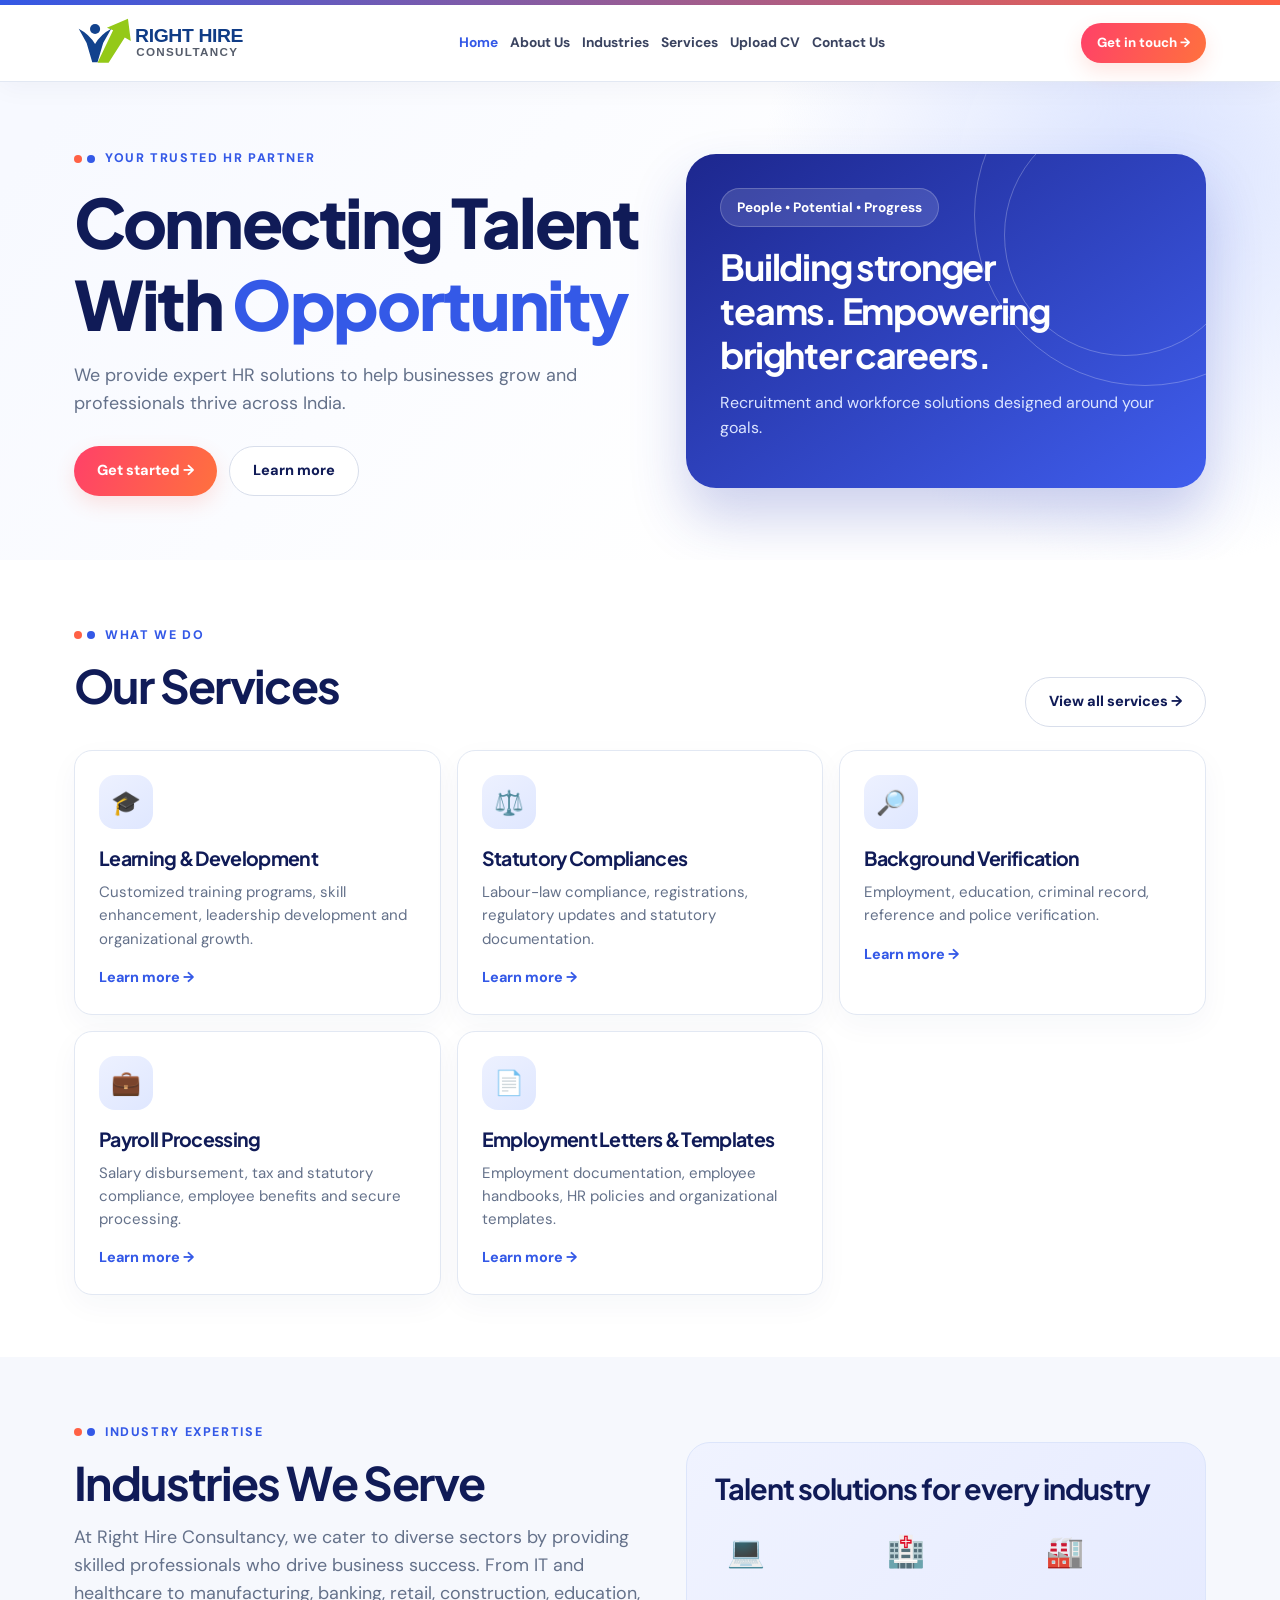
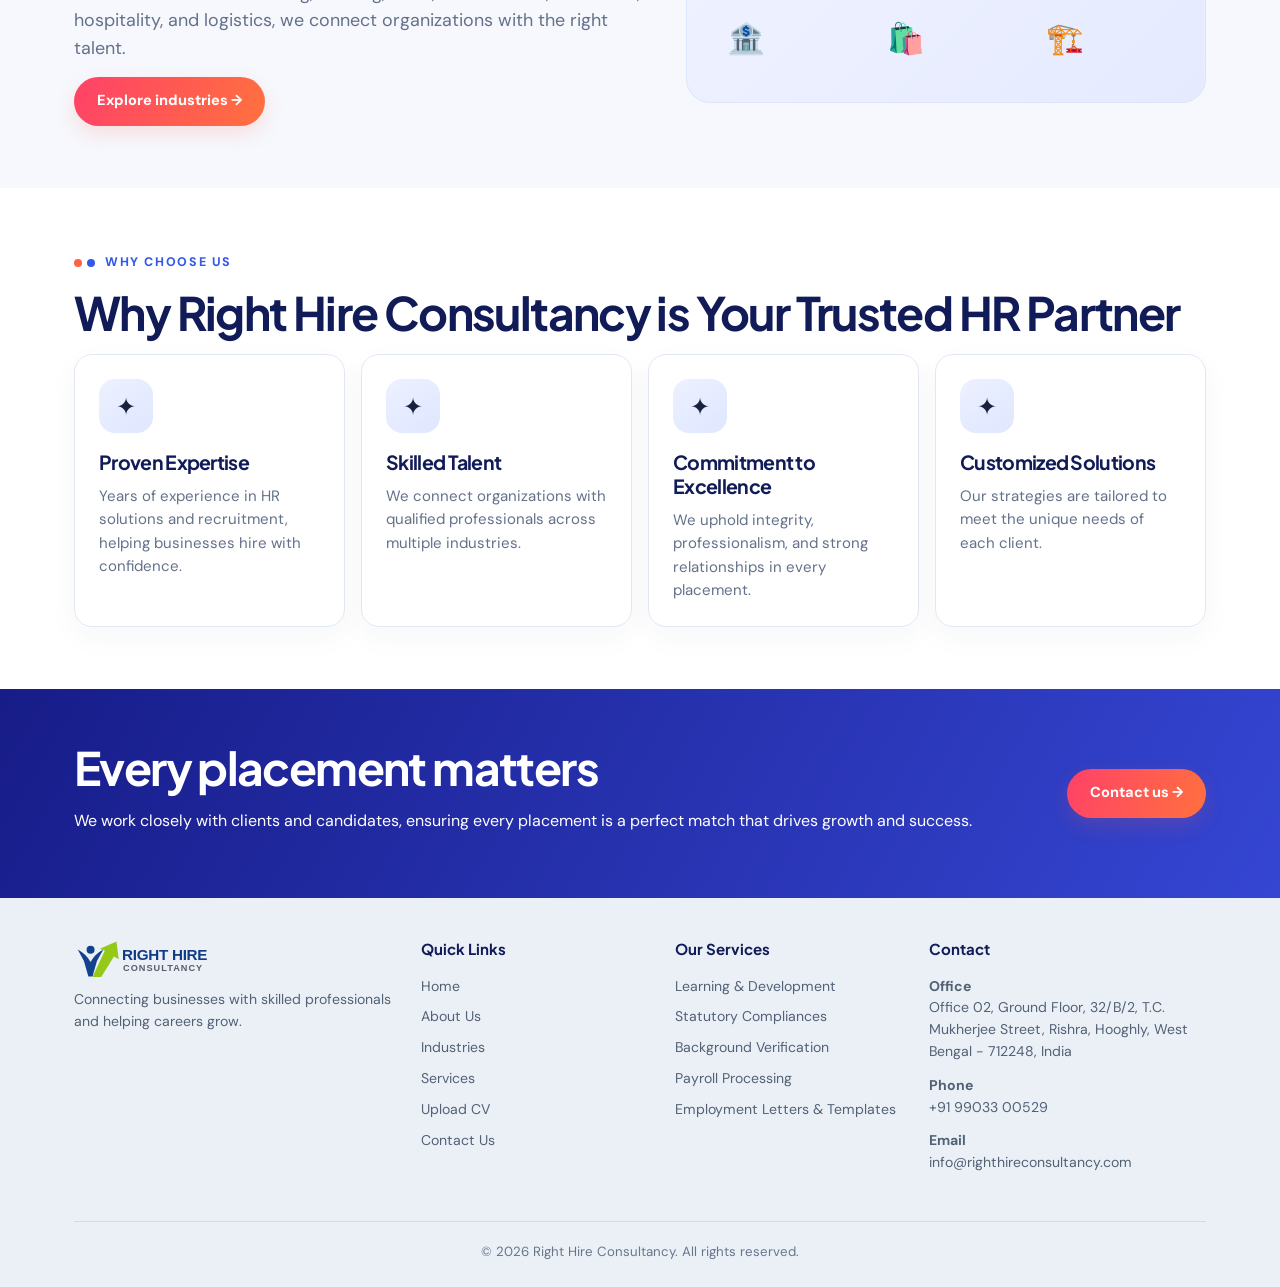
<file: index.html>
<!doctype html><html lang="en"><head><meta charset="utf-8"><meta name="viewport" content="width=device-width,initial-scale=1"><meta name="description" content="Right Hire Consultancy — HR solutions, recruitment, payroll, statutory compliance, learning and development and background verification."><title>Home | Right Hire Consultancy</title><link rel="icon" href="logo.png"><link rel="stylesheet" href="style.css"></head><body class="home-page"><a class="skip" href="#main">Skip to content</a><div class="topline"></div><header class="header"><div class="header-inner"><a class="brand" href="index.html"><img src="logo-header.svg" alt="Right Hire Consultancy"></a><button class="menu" aria-label="Toggle navigation" aria-expanded="false" aria-controls="nav">☰</button><nav class="nav" id="nav"><a href="index.html" class="active">Home</a><a href="about.html" class="">About Us</a><a href="industries.html" class="">Industries</a><a href="services.html" class="">Services</a><a href="upload-cv.html" class="">Upload CV</a><a href="contact.html" class="">Contact Us</a></nav><a class="btn" href="contact.html">Get in touch →</a></div></header><main id="main"><section class="hero"><div class="container hero-grid"><div><div class="eyebrow">Your trusted HR partner</div><h1>Connecting Talent With <span>Opportunity</span></h1><p class="lead">We provide expert HR solutions to help businesses grow and professionals thrive across India.</p><div class="actions"><a class="btn" href="contact.html">Get started →</a><a class="btn outline" href="about.html">Learn more</a></div></div><div class="hero-art"><div class="art-chip">People • Potential • Progress</div><h2>Building stronger teams. Empowering brighter careers.</h2><p>Recruitment and workforce solutions designed around your goals.</p></div></div></section><section class="section"><div class="container"><div class="section-head"><div><div class="eyebrow">What we do</div><h2>Our Services</h2></div><a class="btn outline" href="services.html">View all services →</a></div><div class="grid three"><article class="card"><div class="symbol" aria-hidden="true">🎓</div><h3>Learning & Development</h3><p>Customized training programs, skill enhancement, leadership development and organizational growth.</p><a class="more" href="services.html#learning">Learn more →</a></article><article class="card"><div class="symbol" aria-hidden="true">⚖️</div><h3>Statutory Compliances</h3><p>Labour-law compliance, registrations, regulatory updates and statutory documentation.</p><a class="more" href="services.html#compliance">Learn more →</a></article><article class="card"><div class="symbol" aria-hidden="true">🔎</div><h3>Background Verification</h3><p>Employment, education, criminal record, reference and police verification.</p><a class="more" href="services.html#verification">Learn more →</a></article><article class="card"><div class="symbol" aria-hidden="true">💼</div><h3>Payroll Processing</h3><p>Salary disbursement, tax and statutory compliance, employee benefits and secure processing.</p><a class="more" href="services.html#payroll">Learn more →</a></article><article class="card"><div class="symbol" aria-hidden="true">📄</div><h3>Employment Letters & Templates</h3><p>Employment documentation, employee handbooks, HR policies and organizational templates.</p><a class="more" href="services.html#letters">Learn more →</a></article></div></div></section><section class="section soft"><div class="container split"><div><div class="eyebrow">Industry expertise</div><h2>Industries We Serve</h2><p class="lead">At Right Hire Consultancy, we cater to diverse sectors by providing skilled professionals who drive business success. From IT and healthcare to manufacturing, banking, retail, construction, education, hospitality, and logistics, we connect organizations with the right talent.</p><a class="btn" href="industries.html">Explore industries →</a></div><div class="highlight"><h3>Talent solutions for every industry</h3><div class="grid three"><div style="font-size:1.9rem;padding:12px" title="Information Technology (IT)">💻</div><div style="font-size:1.9rem;padding:12px" title="Healthcare">🏥</div><div style="font-size:1.9rem;padding:12px" title="Manufacturing & Production">🏭</div><div style="font-size:1.9rem;padding:12px" title="Banking & Finance">🏦</div><div style="font-size:1.9rem;padding:12px" title="Retail & E-Commerce">🛍️</div><div style="font-size:1.9rem;padding:12px" title="Construction & Infrastructure">🏗️</div></div></div></div></section><section class="section"><div class="container"><div class="eyebrow">Why choose us</div><h2>Why Right Hire Consultancy is Your Trusted HR Partner</h2><div class="grid four"><article class="card"><div class="symbol" aria-hidden="true">✦</div><h3>Proven Expertise</h3><p>Years of experience in HR solutions and recruitment, helping businesses hire with confidence.</p></article><article class="card"><div class="symbol" aria-hidden="true">✦</div><h3>Skilled Talent</h3><p>We connect organizations with qualified professionals across multiple industries.</p></article><article class="card"><div class="symbol" aria-hidden="true">✦</div><h3>Commitment to Excellence</h3><p>We uphold integrity, professionalism, and strong relationships in every placement.</p></article><article class="card"><div class="symbol" aria-hidden="true">✦</div><h3>Customized Solutions</h3><p>Our strategies are tailored to meet the unique needs of each client.</p></article></div></div></section><section class="band"><div class="container"><div><h2>Every placement matters</h2><p>We work closely with clients and candidates, ensuring every placement is a perfect match that drives growth and success.</p></div><a class="btn" href="contact.html">Contact us →</a></div></section></main><footer class="footer"><div class="container"><div class="footer-grid"><div><img src="logo-header.svg" alt="Right Hire Consultancy"><p>Connecting businesses with skilled professionals and helping careers grow.</p></div><div><h4>Quick Links</h4><a href="index.html">Home</a><a href="about.html">About Us</a><a href="industries.html">Industries</a><a href="services.html">Services</a><a href="upload-cv.html">Upload CV</a><a href="contact.html">Contact Us</a></div><div><h4>Our Services</h4><a href="services.html#learning">Learning & Development</a><a href="services.html#compliance">Statutory Compliances</a><a href="services.html#verification">Background Verification</a><a href="services.html#payroll">Payroll Processing</a><a href="services.html#letters">Employment Letters & Templates</a></div><div><h4>Contact</h4><p><strong>Office</strong><br>Office 02, Ground Floor, 32/B/2, T.C. Mukherjee Street, Rishra, Hooghly, West Bengal - 712248, India</p><p><strong>Phone</strong><br><a href="tel:+919903300529">+91 99033 00529</a></p><p><strong>Email</strong><br><a href="mailto:info@righthireconsultancy.com">info@righthireconsultancy.com</a></p></div></div><div class="copyright">© <span id="year"></span> Right Hire Consultancy. All rights reserved.</div></div></footer><script src="script.js" defer></script></body></html>
</file>
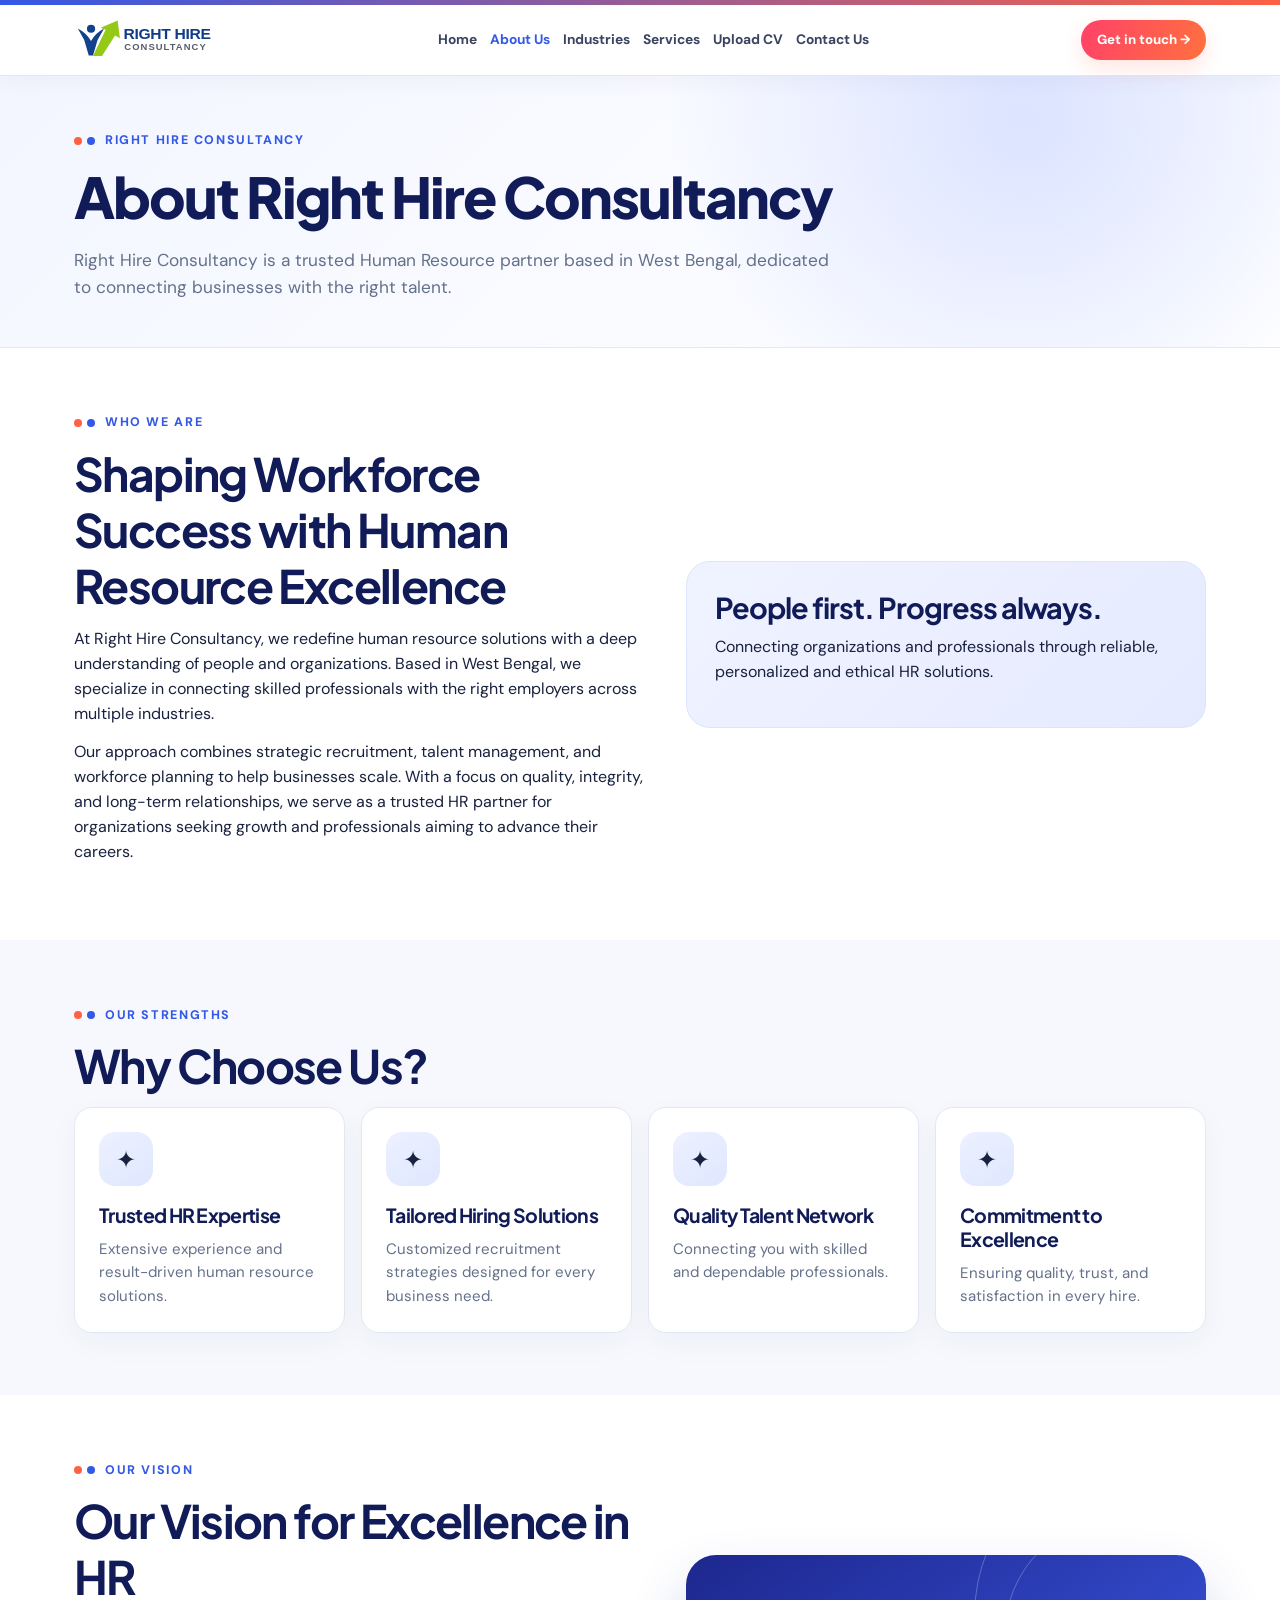
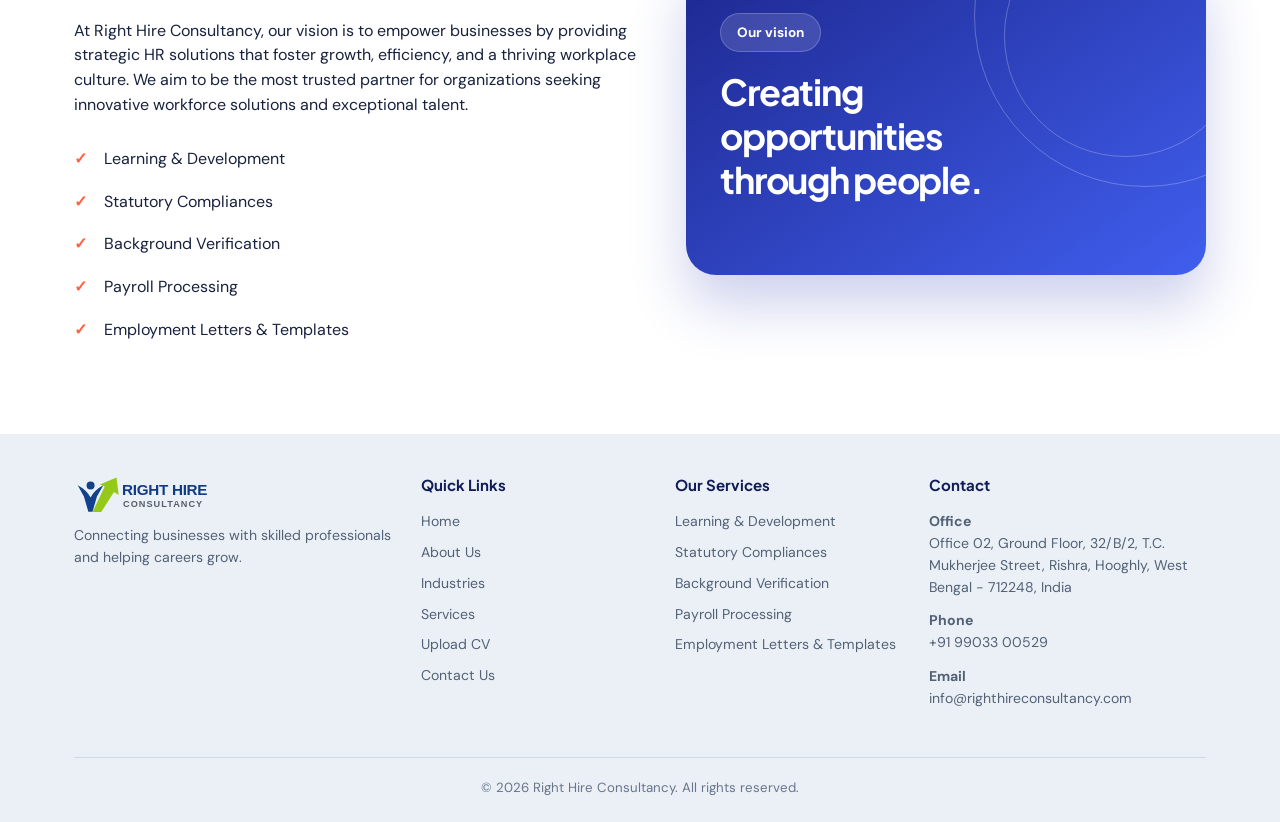
<file: about.html>
<!doctype html><html lang="en"><head><meta charset="utf-8"><meta name="viewport" content="width=device-width,initial-scale=1"><meta name="description" content="Right Hire Consultancy — HR solutions, recruitment, payroll, statutory compliance, learning and development and background verification."><title>About Us | Right Hire Consultancy</title><link rel="icon" href="logo.png"><link rel="stylesheet" href="style.css"></head><body><a class="skip" href="#main">Skip to content</a><div class="topline"></div><header class="header"><div class="header-inner"><a class="brand" href="index.html"><img src="logo-header.svg" alt="Right Hire Consultancy"></a><button class="menu" aria-label="Toggle navigation" aria-expanded="false" aria-controls="nav">☰</button><nav class="nav" id="nav"><a href="index.html" class="">Home</a><a href="about.html" class="active">About Us</a><a href="industries.html" class="">Industries</a><a href="services.html" class="">Services</a><a href="upload-cv.html" class="">Upload CV</a><a href="contact.html" class="">Contact Us</a></nav><a class="btn" href="contact.html">Get in touch →</a></div></header><main id="main"><section class="page-hero"><div class="container"><div class="eyebrow">Right Hire Consultancy</div><h1>About Right Hire Consultancy</h1><p>Right Hire Consultancy is a trusted Human Resource partner based in West Bengal, dedicated to connecting businesses with the right talent.</p></div></section><section class="section"><div class="container split"><div><div class="eyebrow">Who we are</div><h2>Shaping Workforce Success with Human Resource Excellence</h2><p>At Right Hire Consultancy, we redefine human resource solutions with a deep understanding of people and organizations. Based in West Bengal, we specialize in connecting skilled professionals with the right employers across multiple industries.</p><p>Our approach combines strategic recruitment, talent management, and workforce planning to help businesses scale. With a focus on quality, integrity, and long-term relationships, we serve as a trusted HR partner for organizations seeking growth and professionals aiming to advance their careers.</p></div><div class="highlight"><h3>People first. Progress always.</h3><p>Connecting organizations and professionals through reliable, personalized and ethical HR solutions.</p></div></div></section><section class="section soft"><div class="container"><div class="eyebrow">Our strengths</div><h2>Why Choose Us?</h2><div class="grid four"><article class="card"><div class="symbol" aria-hidden="true">✦</div><h3>Trusted HR Expertise</h3><p>Extensive experience and result-driven human resource solutions.</p></article><article class="card"><div class="symbol" aria-hidden="true">✦</div><h3>Tailored Hiring Solutions</h3><p>Customized recruitment strategies designed for every business need.</p></article><article class="card"><div class="symbol" aria-hidden="true">✦</div><h3>Quality Talent Network</h3><p>Connecting you with skilled and dependable professionals.</p></article><article class="card"><div class="symbol" aria-hidden="true">✦</div><h3>Commitment to Excellence</h3><p>Ensuring quality, trust, and satisfaction in every hire.</p></article></div></div></section><section class="section"><div class="container split"><div><div class="eyebrow">Our vision</div><h2>Our Vision for Excellence in HR</h2><p>At Right Hire Consultancy, our vision is to empower businesses by providing strategic HR solutions that foster growth, efficiency, and a thriving workplace culture. We aim to be the most trusted partner for organizations seeking innovative workforce solutions and exceptional talent.</p><ul class="list-check"><li>Learning & Development</li><li>Statutory Compliances</li><li>Background Verification</li><li>Payroll Processing</li><li>Employment Letters & Templates</li></ul></div><div class="hero-art"><div class="art-chip">Our vision</div><h2>Creating opportunities through people.</h2></div></div></section></main><footer class="footer"><div class="container"><div class="footer-grid"><div><img src="logo-header.svg" alt="Right Hire Consultancy"><p>Connecting businesses with skilled professionals and helping careers grow.</p></div><div><h4>Quick Links</h4><a href="index.html">Home</a><a href="about.html">About Us</a><a href="industries.html">Industries</a><a href="services.html">Services</a><a href="upload-cv.html">Upload CV</a><a href="contact.html">Contact Us</a></div><div><h4>Our Services</h4><a href="services.html#learning">Learning & Development</a><a href="services.html#compliance">Statutory Compliances</a><a href="services.html#verification">Background Verification</a><a href="services.html#payroll">Payroll Processing</a><a href="services.html#letters">Employment Letters & Templates</a></div><div><h4>Contact</h4><p><strong>Office</strong><br>Office 02, Ground Floor, 32/B/2, T.C. Mukherjee Street, Rishra, Hooghly, West Bengal - 712248, India</p><p><strong>Phone</strong><br><a href="tel:+919903300529">+91 99033 00529</a></p><p><strong>Email</strong><br><a href="mailto:info@righthireconsultancy.com">info@righthireconsultancy.com</a></p></div></div><div class="copyright">© <span id="year"></span> Right Hire Consultancy. All rights reserved.</div></div></footer><script src="script.js" defer></script></body></html>
</file>
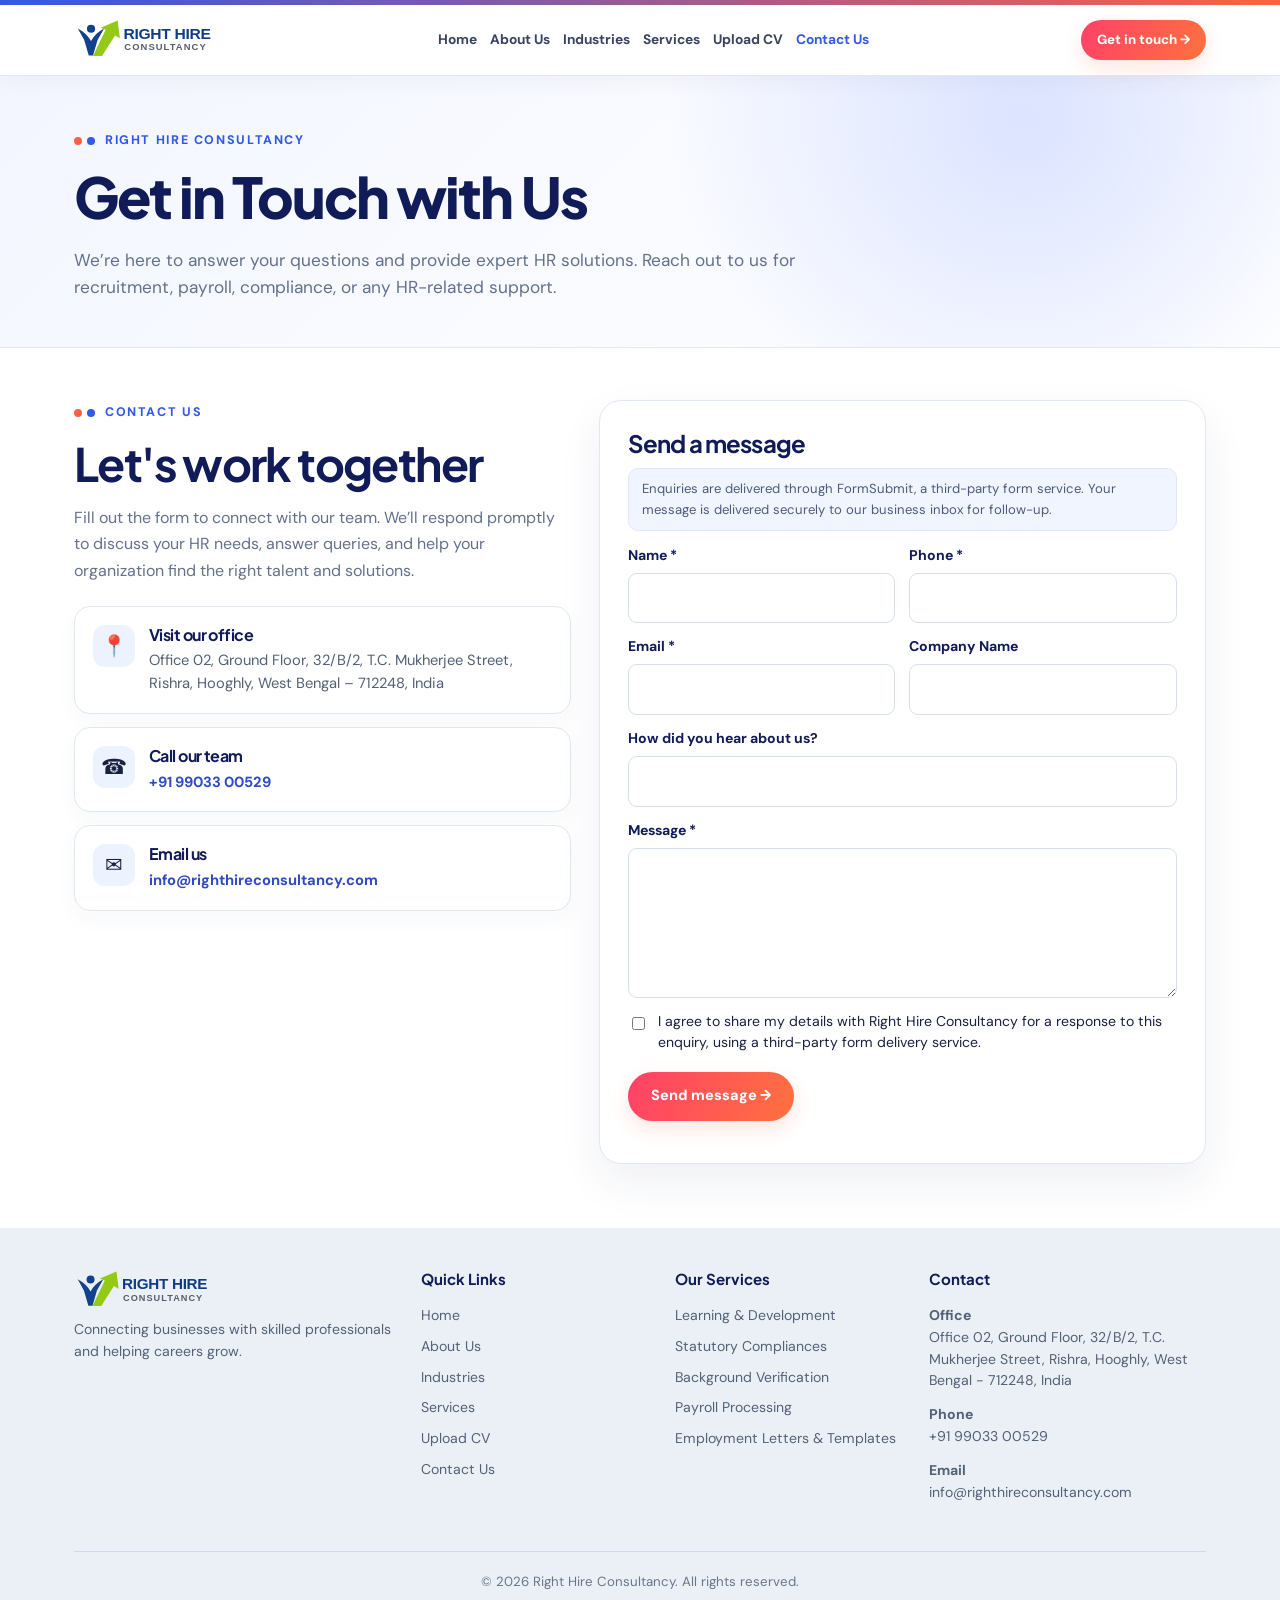
<file: contact.html>
<!doctype html><html lang="en"><head><meta charset="utf-8"><meta name="viewport" content="width=device-width,initial-scale=1"><meta name="description" content="Right Hire Consultancy — HR solutions, recruitment, payroll, statutory compliance, learning and development and background verification."><title>Contact Us | Right Hire Consultancy</title><link rel="icon" href="logo.png"><link rel="stylesheet" href="style.css"></head><body class="contact-page"><a class="skip" href="#main">Skip to content</a><div class="topline"></div><header class="header"><div class="header-inner"><a class="brand" href="index.html"><img src="logo-header.svg" alt="Right Hire Consultancy"></a><button class="menu" aria-label="Toggle navigation" aria-expanded="false" aria-controls="nav">☰</button><nav class="nav" id="nav"><a href="index.html" class="">Home</a><a href="about.html" class="">About Us</a><a href="industries.html" class="">Industries</a><a href="services.html" class="">Services</a><a href="upload-cv.html" class="">Upload CV</a><a href="contact.html" class="active">Contact Us</a></nav><a class="btn" href="contact.html">Get in touch →</a></div></header><main id="main"><section class="page-hero"><div class="container"><div class="eyebrow">Right Hire Consultancy</div><h1>Get in Touch with Us</h1><p>We’re here to answer your questions and provide expert HR solutions. Reach out to us for recruitment, payroll, compliance, or any HR-related support.</p></div></section><section class="section"><div class="container contact-layout"><div class="contact-intro"><div class="eyebrow">Contact us</div><h2>Let's work together</h2><p class="lead">Fill out the form to connect with our team. We’ll respond promptly to discuss your HR needs, answer queries, and help your organization find the right talent and solutions.</p><div class="contact-info"><div class="contact-detail"><span class="contact-detail-icon" aria-hidden="true">📍</span><div><h3>Visit our office</h3><p>Office 02, Ground Floor, 32/B/2, T.C. Mukherjee Street, Rishra, Hooghly, West Bengal – 712248, India</p></div></div><div class="contact-detail"><span class="contact-detail-icon" aria-hidden="true">☎</span><div><h3>Call our team</h3><p><a href="tel:+919903300529">+91 99033 00529</a></p></div></div><div class="contact-detail"><span class="contact-detail-icon" aria-hidden="true">✉</span><div><h3>Email us</h3><p><a href="mailto:info@righthireconsultancy.com">info@righthireconsultancy.com</a></p></div></div></div></div><div class="form"><h3>Send a message</h3><p class="notice">Enquiries are delivered through FormSubmit, a third-party form service. Your message is delivered securely to our business inbox for follow-up.</p><form id="contactForm" action="https://formsubmit.co/info@righthireconsultancy.com" method="POST"><input type="hidden" name="_subject" value="Right Hire Consultancy - New Contact Enquiry"><input type="hidden" name="_template" value="table"><input type="hidden" name="_url" value="https://righthireconsultancy.com/contact.html"><input type="text" name="_honey" tabindex="-1" autocomplete="off" style="display:none" aria-hidden="true"><div class="form-grid"><div class="field"><label for="name">Name *</label><input id="name" name="name" required autocomplete="name"></div><div class="field"><label for="phone">Phone *</label><input id="phone" name="phone" type="tel" required autocomplete="tel"></div><div class="field"><label for="email">Email *</label><input id="email" name="email" type="email" required autocomplete="email"></div><div class="field"><label for="company">Company Name</label><input id="company" name="company"></div></div><div class="field"><label for="heard">How did you hear about us?</label><input id="heard" name="source"></div><div class="field"><label for="message">Message *</label><textarea id="message" name="message" rows="5" required></textarea></div><label style="display:flex;align-items:flex-start;gap:10px;font-size:.88rem;margin-bottom:18px"><input type="checkbox" name="consent" value="yes" required style="margin-top:6px"> I agree to share my details with Right Hire Consultancy for a response to this enquiry, using a third-party form delivery service.</label><button class="btn" type="submit">Send message →</button><p class="form-status" role="status" aria-live="polite" style="margin-top:12px"></p></form></div></div></section></main><footer class="footer"><div class="container"><div class="footer-grid"><div><img src="logo-header.svg" alt="Right Hire Consultancy"><p>Connecting businesses with skilled professionals and helping careers grow.</p></div><div><h4>Quick Links</h4><a href="index.html">Home</a><a href="about.html">About Us</a><a href="industries.html">Industries</a><a href="services.html">Services</a><a href="upload-cv.html">Upload CV</a><a href="contact.html">Contact Us</a></div><div><h4>Our Services</h4><a href="services.html#learning">Learning & Development</a><a href="services.html#compliance">Statutory Compliances</a><a href="services.html#verification">Background Verification</a><a href="services.html#payroll">Payroll Processing</a><a href="services.html#letters">Employment Letters & Templates</a></div><div><h4>Contact</h4><p><strong>Office</strong><br>Office 02, Ground Floor, 32/B/2, T.C. Mukherjee Street, Rishra, Hooghly, West Bengal - 712248, India</p><p><strong>Phone</strong><br><a href="tel:+919903300529">+91 99033 00529</a></p><p><strong>Email</strong><br><a href="mailto:info@righthireconsultancy.com">info@righthireconsultancy.com</a></p></div></div><div class="copyright">© <span id="year"></span> Right Hire Consultancy. All rights reserved.</div></div></footer><script src="script.js" defer></script></body></html>
</file>
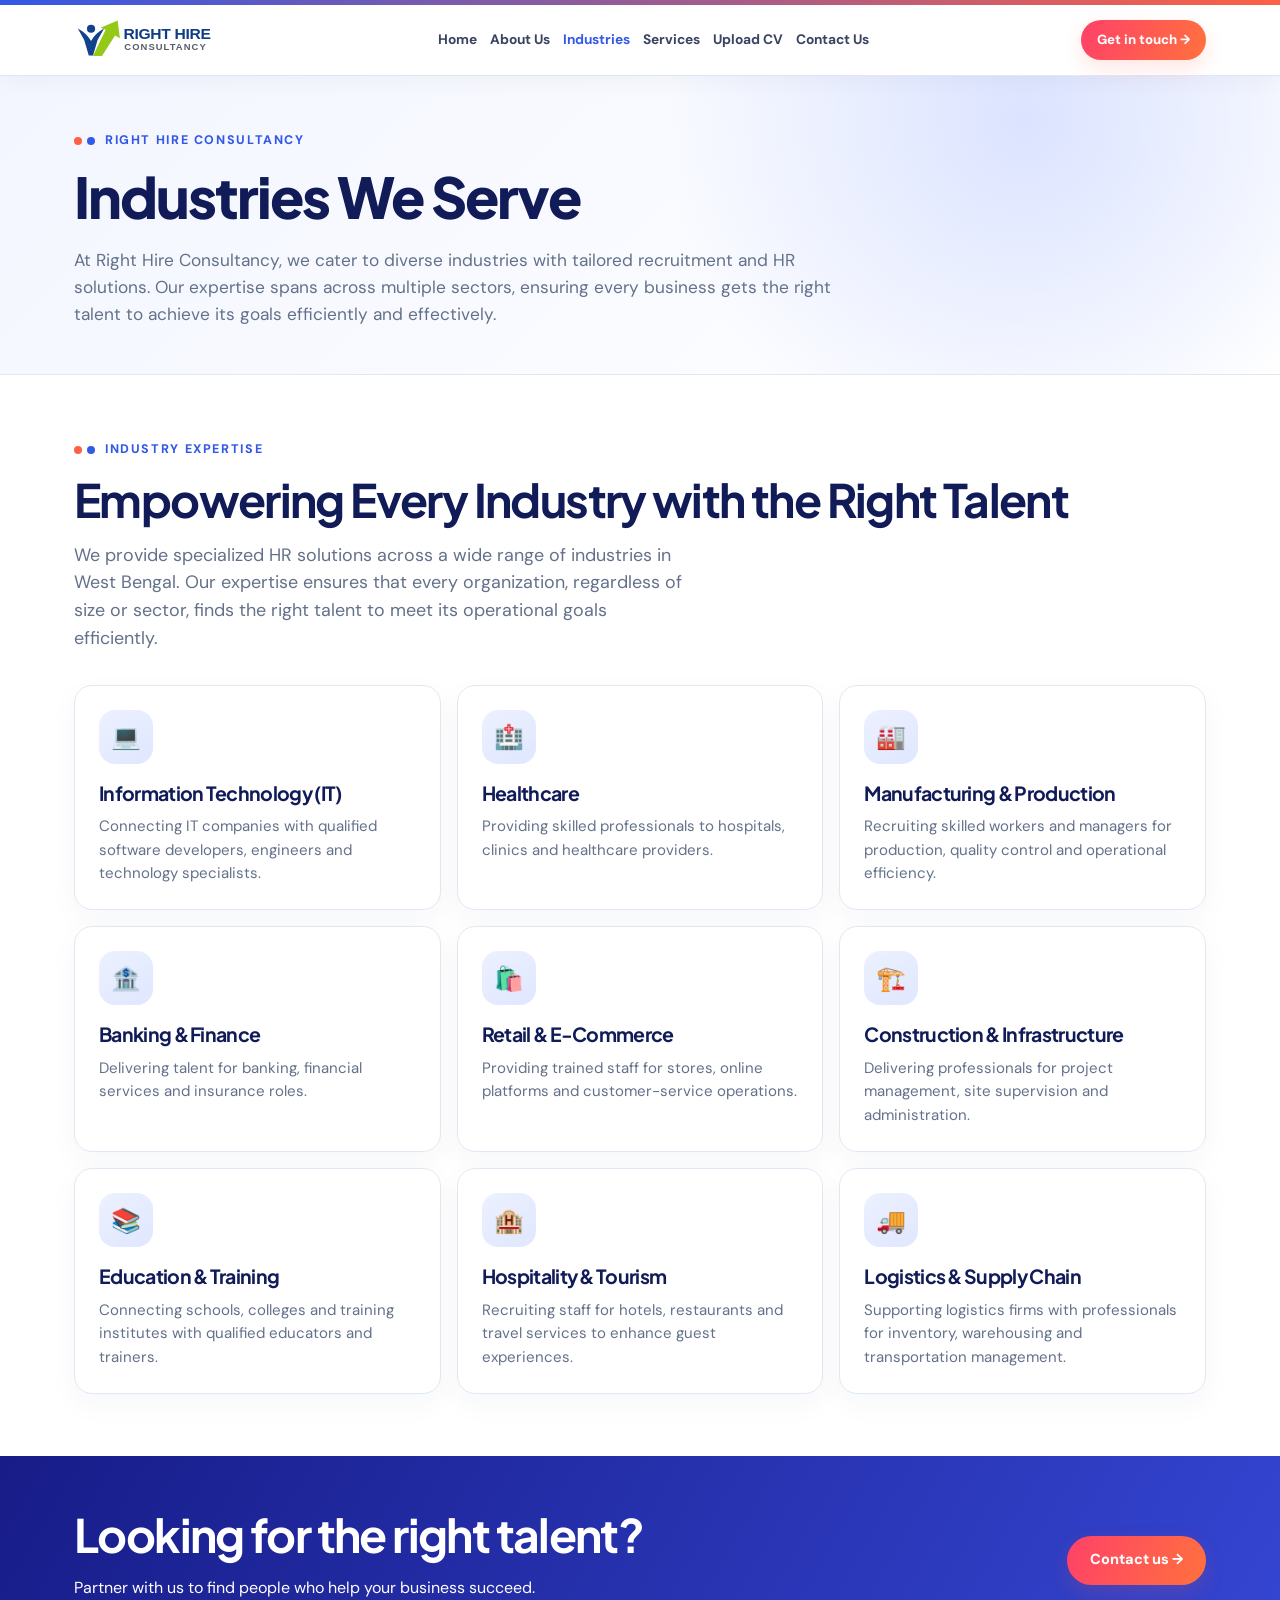
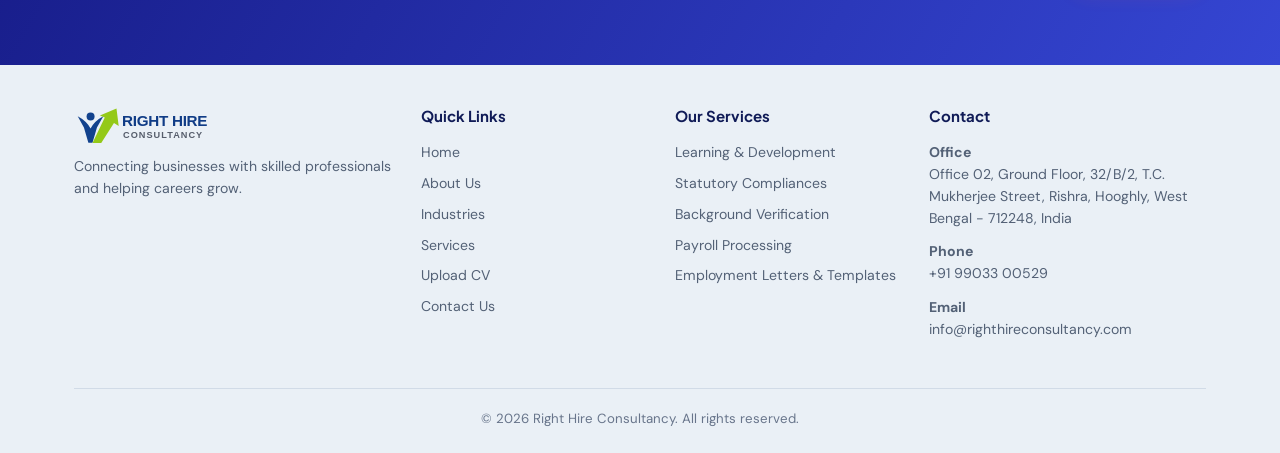
<file: industries.html>
<!doctype html><html lang="en"><head><meta charset="utf-8"><meta name="viewport" content="width=device-width,initial-scale=1"><meta name="description" content="Right Hire Consultancy — HR solutions, recruitment, payroll, statutory compliance, learning and development and background verification."><title>Industries | Right Hire Consultancy</title><link rel="icon" href="logo.png"><link rel="stylesheet" href="style.css"></head><body><a class="skip" href="#main">Skip to content</a><div class="topline"></div><header class="header"><div class="header-inner"><a class="brand" href="index.html"><img src="logo-header.svg" alt="Right Hire Consultancy"></a><button class="menu" aria-label="Toggle navigation" aria-expanded="false" aria-controls="nav">☰</button><nav class="nav" id="nav"><a href="index.html" class="">Home</a><a href="about.html" class="">About Us</a><a href="industries.html" class="active">Industries</a><a href="services.html" class="">Services</a><a href="upload-cv.html" class="">Upload CV</a><a href="contact.html" class="">Contact Us</a></nav><a class="btn" href="contact.html">Get in touch →</a></div></header><main id="main"><section class="page-hero"><div class="container"><div class="eyebrow">Right Hire Consultancy</div><h1>Industries We Serve</h1><p>At Right Hire Consultancy, we cater to diverse industries with tailored recruitment and HR solutions. Our expertise spans across multiple sectors, ensuring every business gets the right talent to achieve its goals efficiently and effectively.</p></div></section><section class="section"><div class="container"><div class="eyebrow">Industry expertise</div><h2>Empowering Every Industry with the Right Talent</h2><p class="lead">We provide specialized HR solutions across a wide range of industries in West Bengal. Our expertise ensures that every organization, regardless of size or sector, finds the right talent to meet its operational goals efficiently.</p><div class="grid three" style="margin-top:32px"><article class="card"><div class="symbol" aria-hidden="true">💻</div><h3>Information Technology (IT)</h3><p>Connecting IT companies with qualified software developers, engineers and technology specialists.</p></article><article class="card"><div class="symbol" aria-hidden="true">🏥</div><h3>Healthcare</h3><p>Providing skilled professionals to hospitals, clinics and healthcare providers.</p></article><article class="card"><div class="symbol" aria-hidden="true">🏭</div><h3>Manufacturing & Production</h3><p>Recruiting skilled workers and managers for production, quality control and operational efficiency.</p></article><article class="card"><div class="symbol" aria-hidden="true">🏦</div><h3>Banking & Finance</h3><p>Delivering talent for banking, financial services and insurance roles.</p></article><article class="card"><div class="symbol" aria-hidden="true">🛍️</div><h3>Retail & E-Commerce</h3><p>Providing trained staff for stores, online platforms and customer-service operations.</p></article><article class="card"><div class="symbol" aria-hidden="true">🏗️</div><h3>Construction & Infrastructure</h3><p>Delivering professionals for project management, site supervision and administration.</p></article><article class="card"><div class="symbol" aria-hidden="true">📚</div><h3>Education & Training</h3><p>Connecting schools, colleges and training institutes with qualified educators and trainers.</p></article><article class="card"><div class="symbol" aria-hidden="true">🏨</div><h3>Hospitality & Tourism</h3><p>Recruiting staff for hotels, restaurants and travel services to enhance guest experiences.</p></article><article class="card"><div class="symbol" aria-hidden="true">🚚</div><h3>Logistics & Supply Chain</h3><p>Supporting logistics firms with professionals for inventory, warehousing and transportation management.</p></article></div></div></section><section class="band"><div class="container"><div><h2>Looking for the right talent?</h2><p>Partner with us to find people who help your business succeed.</p></div><a class="btn" href="contact.html">Contact us →</a></div></section></main><footer class="footer"><div class="container"><div class="footer-grid"><div><img src="logo-header.svg" alt="Right Hire Consultancy"><p>Connecting businesses with skilled professionals and helping careers grow.</p></div><div><h4>Quick Links</h4><a href="index.html">Home</a><a href="about.html">About Us</a><a href="industries.html">Industries</a><a href="services.html">Services</a><a href="upload-cv.html">Upload CV</a><a href="contact.html">Contact Us</a></div><div><h4>Our Services</h4><a href="services.html#learning">Learning & Development</a><a href="services.html#compliance">Statutory Compliances</a><a href="services.html#verification">Background Verification</a><a href="services.html#payroll">Payroll Processing</a><a href="services.html#letters">Employment Letters & Templates</a></div><div><h4>Contact</h4><p><strong>Office</strong><br>Office 02, Ground Floor, 32/B/2, T.C. Mukherjee Street, Rishra, Hooghly, West Bengal - 712248, India</p><p><strong>Phone</strong><br><a href="tel:+919903300529">+91 99033 00529</a></p><p><strong>Email</strong><br><a href="mailto:info@righthireconsultancy.com">info@righthireconsultancy.com</a></p></div></div><div class="copyright">© <span id="year"></span> Right Hire Consultancy. All rights reserved.</div></div></footer><script src="script.js" defer></script></body></html>
</file>
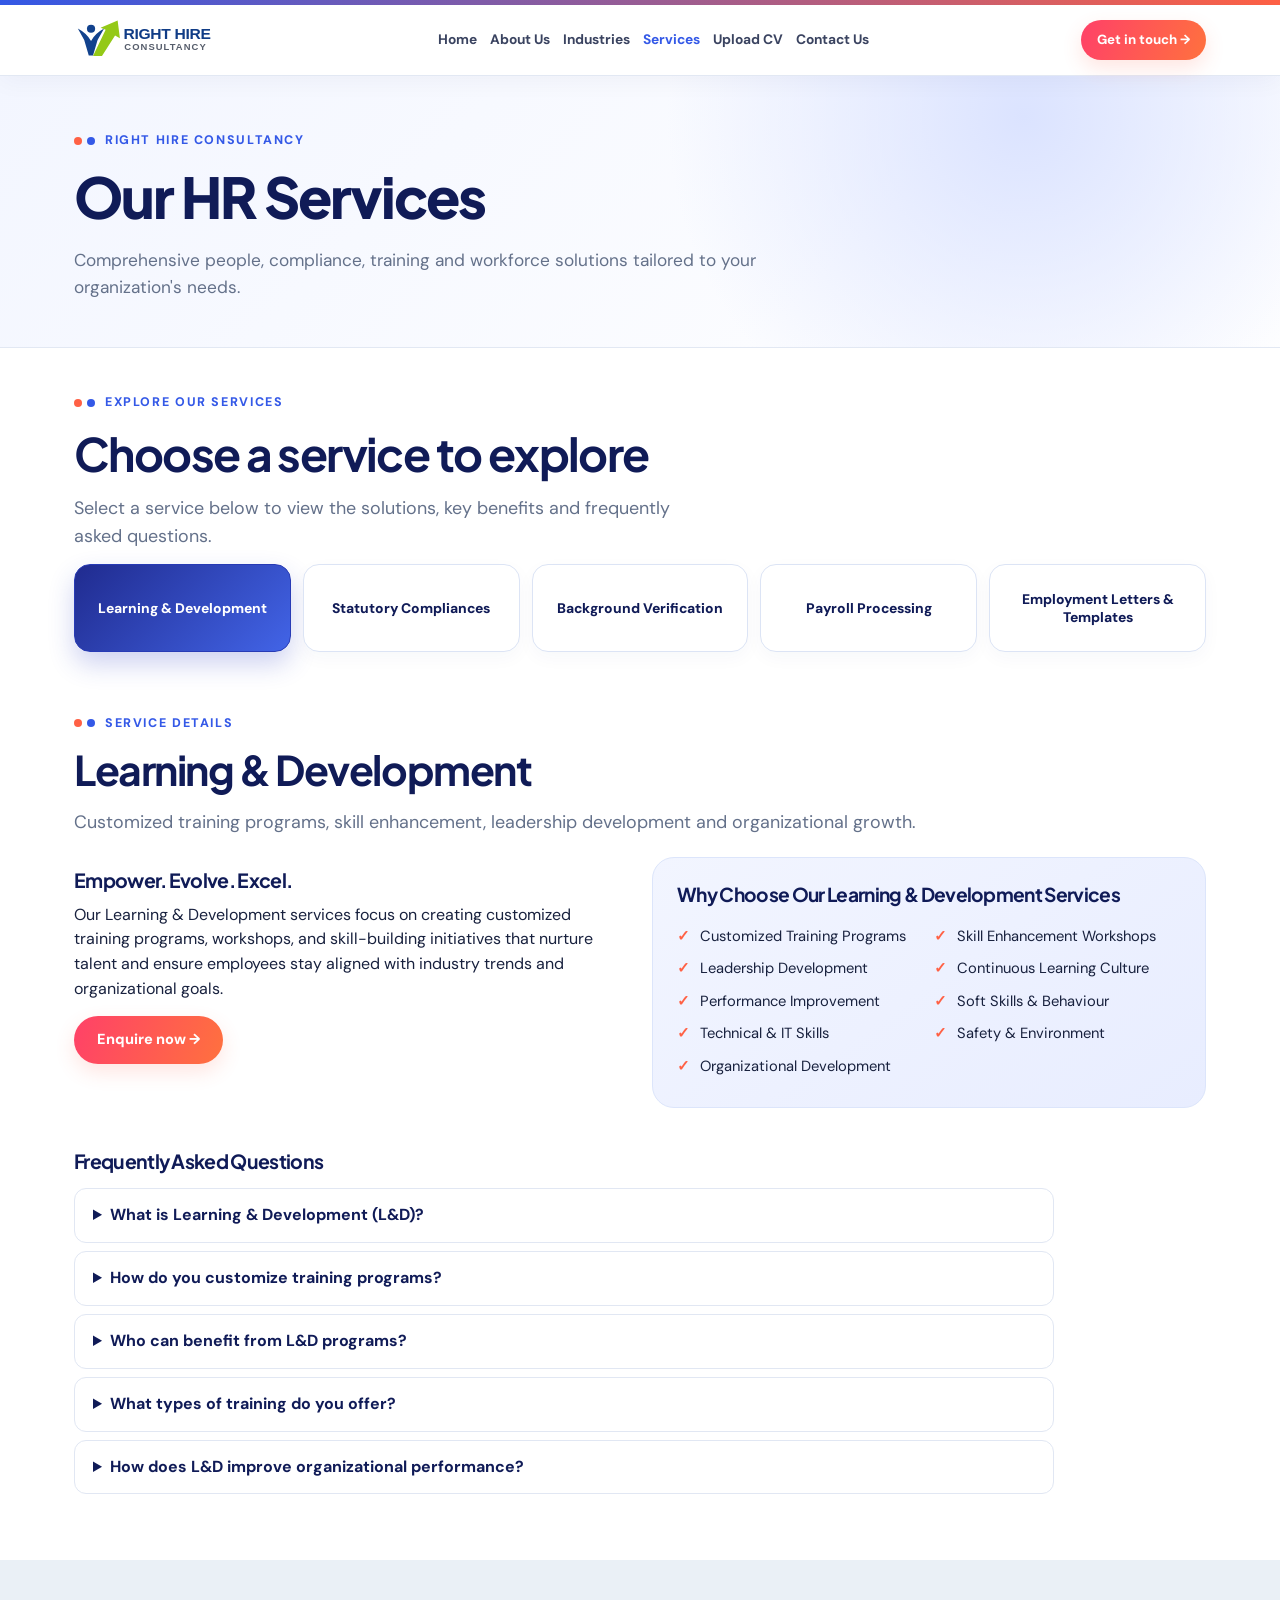
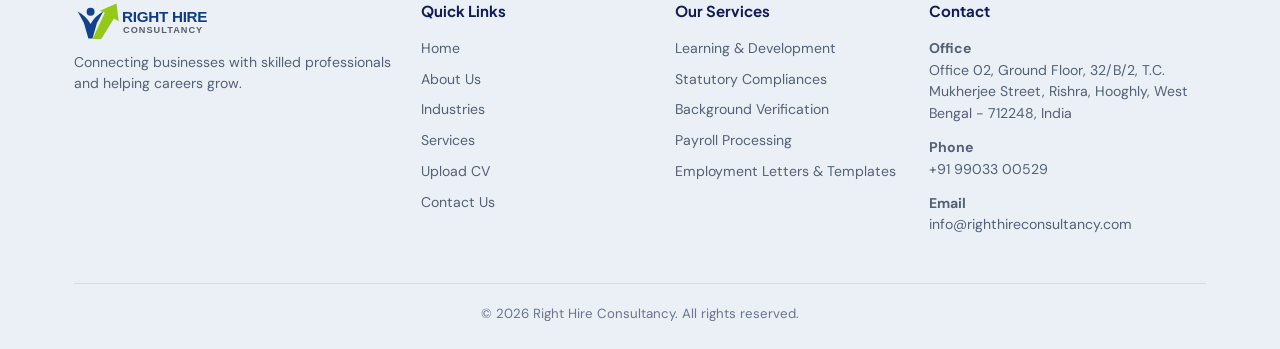
<file: services.html>
<!doctype html><html lang="en"><head><meta charset="utf-8"><meta name="viewport" content="width=device-width,initial-scale=1"><meta name="description" content="Right Hire Consultancy — HR solutions, recruitment, payroll, statutory compliance, learning and development and background verification."><title>Services | Right Hire Consultancy</title><link rel="icon" href="logo.png"><link rel="stylesheet" href="style.css"></head><body class="service-page"><a class="skip" href="#main">Skip to content</a><div class="topline"></div><header class="header"><div class="header-inner"><a class="brand" href="index.html"><img src="logo-header.svg" alt="Right Hire Consultancy"></a><button class="menu" aria-label="Toggle navigation" aria-expanded="false" aria-controls="nav">☰</button><nav class="nav" id="nav"><a href="index.html" class="">Home</a><a href="about.html" class="">About Us</a><a href="industries.html" class="">Industries</a><a href="services.html" class="active">Services</a><a href="upload-cv.html" class="">Upload CV</a><a href="contact.html" class="">Contact Us</a></nav><a class="btn" href="contact.html">Get in touch →</a></div></header><main id="main"><section class="page-hero"><div class="container"><div class="eyebrow">Right Hire Consultancy</div><h1>Our HR Services</h1><p>Comprehensive people, compliance, training and workforce solutions tailored to your organization's needs.</p></div></section><section class="section"><div class="container"><div class="eyebrow">Explore our services</div><h2>Choose a service to explore</h2><p class="lead">Select a service below to view the solutions, key benefits and frequently asked questions.</p><div class="service-nav" role="tablist" aria-label="HR service details"><button type="button" class="service-tab active" role="tab" id="tab-learning" aria-selected="true" aria-controls="learning" data-service="learning">Learning &amp; Development</button><button type="button" class="service-tab" role="tab" id="tab-compliance" aria-selected="false" aria-controls="compliance" data-service="compliance" tabindex="-1">Statutory Compliances</button><button type="button" class="service-tab" role="tab" id="tab-verification" aria-selected="false" aria-controls="verification" data-service="verification" tabindex="-1">Background Verification</button><button type="button" class="service-tab" role="tab" id="tab-payroll" aria-selected="false" aria-controls="payroll" data-service="payroll" tabindex="-1">Payroll Processing</button><button type="button" class="service-tab" role="tab" id="tab-letters" aria-selected="false" aria-controls="letters" data-service="letters" tabindex="-1">Employment Letters &amp; Templates</button></div></div></section><section class="service-block service-panel" id="learning" role="tabpanel" aria-labelledby="tab-learning" ><div class="container"><div class="eyebrow">Service details</div><h2>Learning & Development</h2><p class="lead">Customized training programs, skill enhancement, leadership development and organizational growth.</p><div class="split" style="margin-top:24px"><div><h3>Empower. Evolve. Excel.</h3><p>Our Learning & Development services focus on creating customized training programs, workshops, and skill-building initiatives that nurture talent and ensure employees stay aligned with industry trends and organizational goals.</p><a class="btn" href="contact.html">Enquire now →</a></div><div class="highlight"><h3>Why Choose Our Learning & Development Services</h3><ul class="list-check"><li>Customized Training Programs</li><li>Skill Enhancement Workshops</li><li>Leadership Development</li><li>Continuous Learning Culture</li><li>Performance Improvement</li><li>Soft Skills & Behaviour</li><li>Technical & IT Skills</li><li>Safety & Environment</li><li>Organizational Development</li></ul></div></div><h3 style="margin-top:42px">Frequently Asked Questions</h3><div class="faq"><details><summary>What is Learning & Development (L&D)?</summary><p>Employee training and development programs that build skills, knowledge, and workplace capability.</p></details><details><summary>How do you customize training programs?</summary><p>We tailor training to organizational needs, employee roles, and skill gaps.</p></details><details><summary>Who can benefit from L&D programs?</summary><p>Employees at all levels, from new hires to senior management.</p></details><details><summary>What types of training do you offer?</summary><p>Workshops, skill development sessions, leadership programs, onboarding, and continuous learning initiatives.</p></details><details><summary>How does L&D improve organizational performance?</summary><p>By enhancing employee capabilities and motivation, L&D supports productivity and teamwork.</p></details></div></div></section><section class="service-block service-panel" id="compliance" role="tabpanel" aria-labelledby="tab-compliance" hidden><div class="container"><div class="eyebrow">Service details</div><h2>Statutory Compliances</h2><p class="lead">Labour-law compliance, registrations, regulatory updates and statutory documentation.</p><div class="split" style="margin-top:24px"><div><h3>Where Accountability Meets Excellence.</h3><p>Our Statutory Compliance services ensure that your business adheres to all government regulations, labour laws, and legal mandates. We manage processes, filings, and audits so you can focus on growing your business.</p><a class="btn" href="contact.html">Enquire now →</a></div><div class="highlight"><h3>Why Choose Our Statutory Compliances Services</h3><ul class="list-check"><li>Labour Law Compliance</li><li>Shops and Establishment</li><li>Contract Labour Regulation Abolition (CLRA) Registration</li><li>Return Filings</li><li>Payroll Processing & Compensation Benefits</li><li>Regulatory Updates</li></ul></div></div><h3 style="margin-top:42px">Frequently Asked Questions</h3><div class="faq"><details><summary>What are statutory compliances?</summary><p>They are mandatory legal obligations organizations must follow under labour laws and government regulations.</p></details><details><summary>Why is compliance important?</summary><p>Compliance prevents legal penalties, ensures employee rights, and maintains organizational credibility.</p></details><details><summary>What services do you provide?</summary><p>We handle payroll, labour law filings, audits, benefits management, and regulatory updates.</p></details><details><summary>Who can benefit from your services?</summary><p>Businesses of all sizes looking to streamline legal compliance and reduce operational risks.</p></details><details><summary>How often should compliance be reviewed?</summary><p>Regular reviews and timely filings are necessary to stay aligned with current laws and regulations.</p></details></div></div></section><section class="service-block service-panel" id="verification" role="tabpanel" aria-labelledby="tab-verification" hidden><div class="container"><div class="eyebrow">Service details</div><h2>Background Verification</h2><p class="lead">Employment, education, criminal record, reference and police verification.</p><div class="split" style="margin-top:24px"><div><h3>Hire Smart, Hire Safe</h3><p>Our Background Verification services focus on validating candidate information across education, employment, criminal records, and professional references. We provide detailed and accurate reports, enabling businesses to make informed hiring decisions and reduce recruitment risks.</p><a class="btn" href="contact.html">Enquire now →</a></div><div class="highlight"><h3>Why Choose Our Background Verification Services</h3><ul class="list-check"><li>Employment Verification</li><li>Education Verification</li><li>Criminal Record Check</li><li>Reference Verification</li><li>Police Verification</li></ul></div></div><h3 style="margin-top:42px">Frequently Asked Questions</h3><div class="faq"><details><summary>Why is background verification important?</summary><p>It ensures candidates' credentials are accurate and reduces hiring risks.</p></details><details><summary>What does the verification process cover?</summary><p>Education, employment history, criminal record, and reference checks.</p></details><details><summary>How long does it take?</summary><p>The SLA to complete verification is 10–15 days depending on the level of verification.</p></details><details><summary>Is the process confidential?</summary><p>Yes, all candidate information is handled securely and privately.</p></details><details><summary>Who can benefit from this service?</summary><p>Organizations of all sizes seeking reliable and trustworthy employees.</p></details></div></div></section><section class="service-block service-panel" id="payroll" role="tabpanel" aria-labelledby="tab-payroll" hidden><div class="container"><div class="eyebrow">Service details</div><h2>Payroll Processing</h2><p class="lead">Salary disbursement, tax and statutory compliance, employee benefits and secure processing.</p><div class="split" style="margin-top:24px"><div><h3>Pay Right, Every Time</h3><p>Our Payroll Processing services cover salary calculations, tax deductions, benefits management, and statutory compliance. We provide precise, reliable, and confidential payroll solutions that help businesses manage their workforce efficiently.</p><a class="btn" href="contact.html">Enquire now →</a></div><div class="highlight"><h3>Why Choose Our Payroll Processing Services</h3><ul class="list-check"><li>Timely Salary Disbursement</li><li>Tax & Compliance</li><li>Employee Benefits Management</li><li>Confidential & Secure</li><li>Error-Free Processing</li></ul></div></div><h3 style="margin-top:42px">Frequently Asked Questions</h3><div class="faq"><details><summary>What does payroll processing include?</summary><p>Salary calculation, tax deductions, benefits, and statutory compliance.</p></details><details><summary>How do you ensure accuracy?</summary><p>Through systematic checks, automated tools, and expert oversight.</p></details><details><summary>Is employee data secure?</summary><p>Yes, all payroll information is confidential and securely managed.</p></details><details><summary>Do you handle statutory filings?</summary><p>Yes, including TDS, PF, and other compliance-related submissions.</p></details><details><summary>Who can benefit from your services?</summary><p>Organizations of all sizes seeking efficient, accurate, and compliant payroll management.</p></details></div></div></section><section class="service-block service-panel" id="letters" role="tabpanel" aria-labelledby="tab-letters" hidden><div class="container"><div class="eyebrow">Service details</div><h2>Employment Letters & Templates</h2><p class="lead">Employment documentation, employee handbooks, HR policies and organizational templates.</p><div class="split" style="margin-top:24px"><div><h3>Streamline Your HR Documentation</h3><p>We provide end-to-end HR documentation solutions, including employment letters, policies, and official HR communications to ensure compliance and clarity.</p><a class="btn" href="contact.html">Enquire now →</a></div><div class="highlight"><h3>Why Choose Our Employment Letters & Templates Services</h3><ul class="list-check"><li>Employee Handbook Creation</li><li>Strategic HR Policy Design</li><li>Employment Letters</li><li>Offer and Appointment Letters</li><li>HR Documentation and Templates</li></ul></div></div><h3 style="margin-top:42px">Frequently Asked Questions</h3><div class="faq"><details><summary>What types of HR documents do you provide?</summary><p>Employment letters, policy manuals, HR structures, and internal memos.</p></details><details><summary>Are documents legally compliant?</summary><p>Documents are aligned to labour laws and statutory requirements.</p></details><details><summary>Can you customize letters for my organization?</summary><p>Yes, documents can be tailored based on your company's needs.</p></details><details><summary>Do you maintain employee records?</summary><p>Yes, we organize and securely maintain HR records for easy access.</p></details><details><summary>Who can benefit from this service?</summary><p>Organizations of all sizes seeking professional and compliant HR documentation.</p></details></div></div></section></main><footer class="footer"><div class="container"><div class="footer-grid"><div><img src="logo-header.svg" alt="Right Hire Consultancy"><p>Connecting businesses with skilled professionals and helping careers grow.</p></div><div><h4>Quick Links</h4><a href="index.html">Home</a><a href="about.html">About Us</a><a href="industries.html">Industries</a><a href="services.html">Services</a><a href="upload-cv.html">Upload CV</a><a href="contact.html">Contact Us</a></div><div><h4>Our Services</h4><a href="services.html#learning">Learning & Development</a><a href="services.html#compliance">Statutory Compliances</a><a href="services.html#verification">Background Verification</a><a href="services.html#payroll">Payroll Processing</a><a href="services.html#letters">Employment Letters & Templates</a></div><div><h4>Contact</h4><p><strong>Office</strong><br>Office 02, Ground Floor, 32/B/2, T.C. Mukherjee Street, Rishra, Hooghly, West Bengal - 712248, India</p><p><strong>Phone</strong><br><a href="tel:+919903300529">+91 99033 00529</a></p><p><strong>Email</strong><br><a href="mailto:info@righthireconsultancy.com">info@righthireconsultancy.com</a></p></div></div><div class="copyright">© <span id="year"></span> Right Hire Consultancy. All rights reserved.</div></div></footer><script src="script.js" defer></script></body></html>
</file>
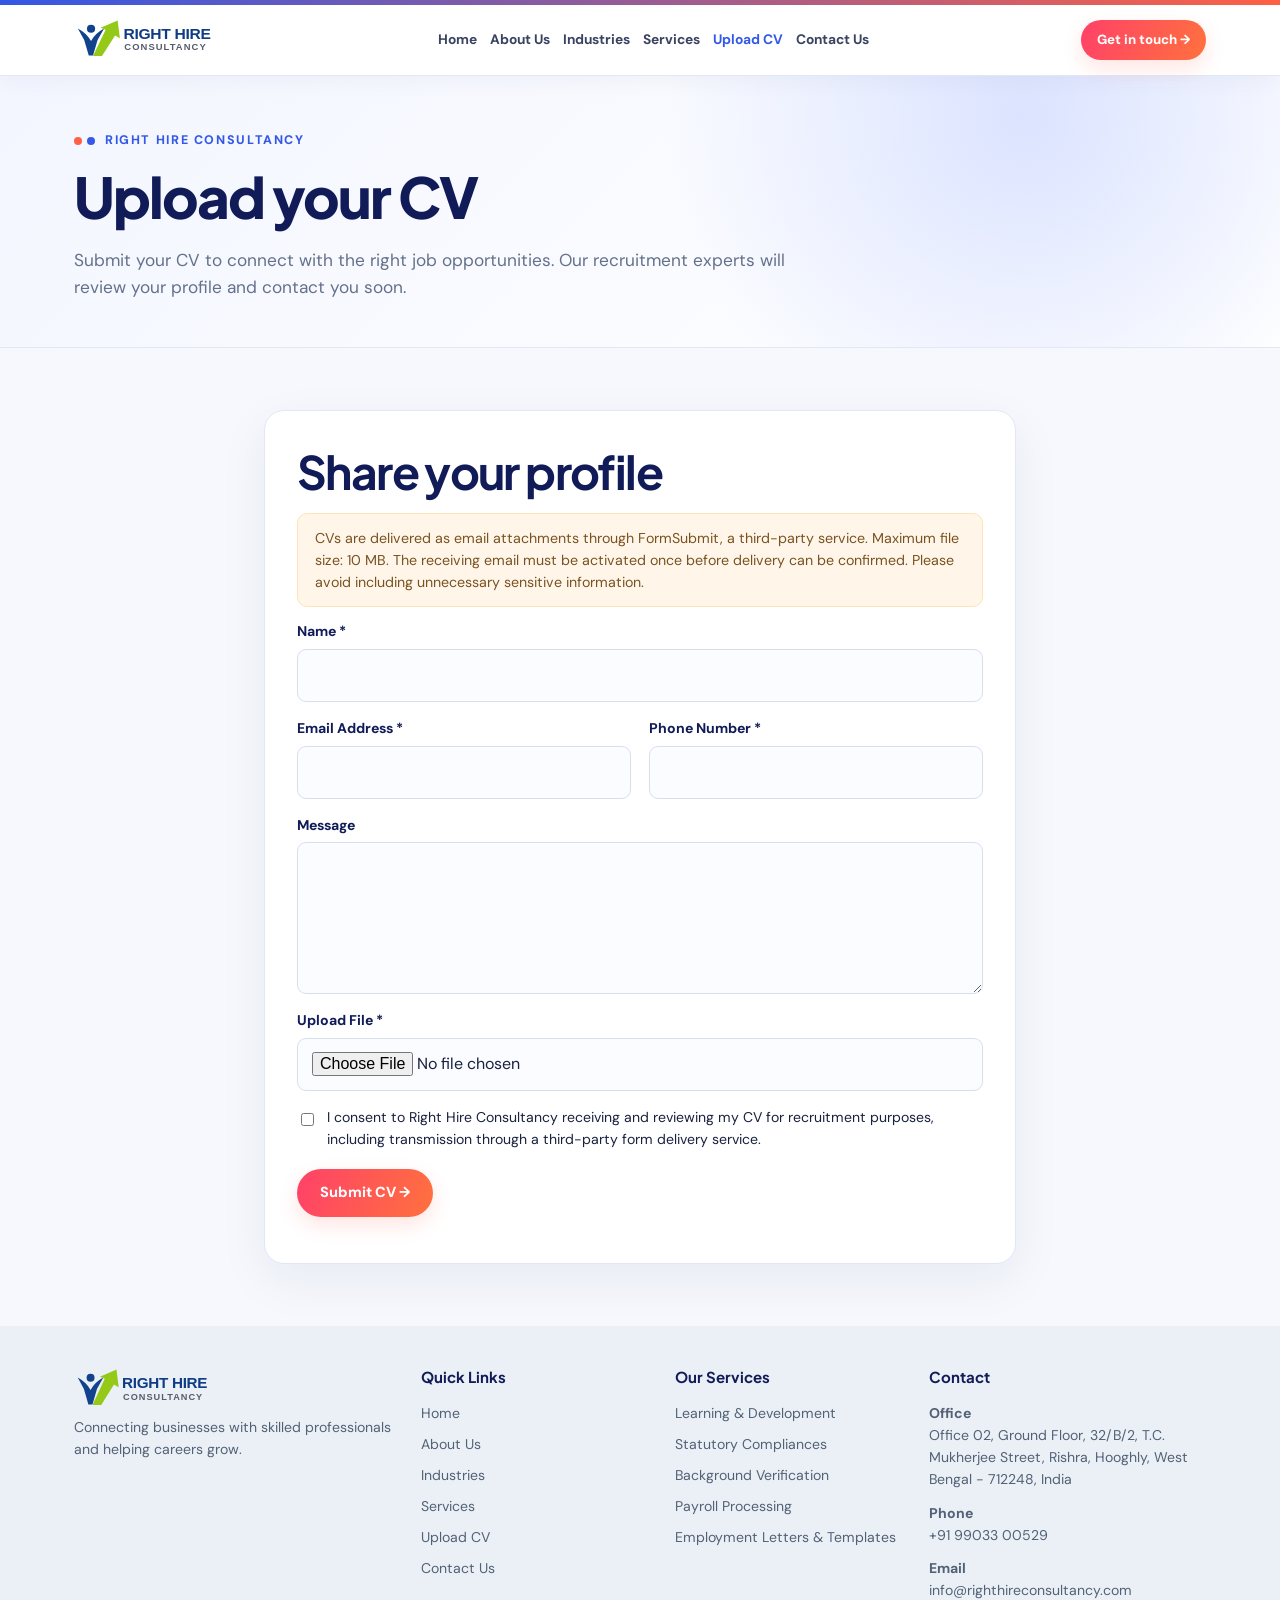
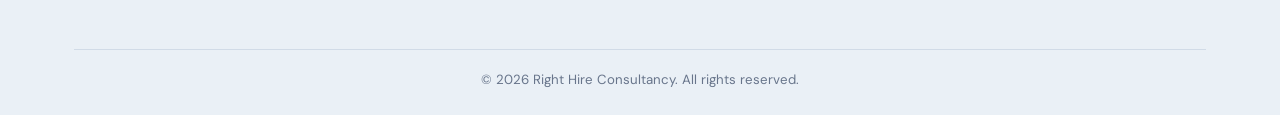
<file: upload-cv.html>
<!doctype html><html lang="en"><head><meta charset="utf-8"><meta name="viewport" content="width=device-width,initial-scale=1"><meta name="description" content="Right Hire Consultancy — HR solutions, recruitment, payroll, statutory compliance, learning and development and background verification."><title>Upload CV | Right Hire Consultancy</title><link rel="icon" href="logo.png"><link rel="stylesheet" href="style.css"></head><body><a class="skip" href="#main">Skip to content</a><div class="topline"></div><header class="header"><div class="header-inner"><a class="brand" href="index.html"><img src="logo-header.svg" alt="Right Hire Consultancy"></a><button class="menu" aria-label="Toggle navigation" aria-expanded="false" aria-controls="nav">☰</button><nav class="nav" id="nav"><a href="index.html" class="">Home</a><a href="about.html" class="">About Us</a><a href="industries.html" class="">Industries</a><a href="services.html" class="">Services</a><a href="upload-cv.html" class="active">Upload CV</a><a href="contact.html" class="">Contact Us</a></nav><a class="btn" href="contact.html">Get in touch →</a></div></header><main id="main"><section class="page-hero"><div class="container"><div class="eyebrow">Right Hire Consultancy</div><h1>Upload your CV</h1><p>Submit your CV to connect with the right job opportunities. Our recruitment experts will review your profile and contact you soon.</p></div></section><section class="section soft"><div class="container" style="max-width:800px"><div class="form"><h2>Share your profile</h2><p class="notice">CVs are delivered as email attachments through FormSubmit, a third-party service. Maximum file size: 10 MB. The receiving email must be activated once before delivery can be confirmed. Please avoid including unnecessary sensitive information.</p><form id="cvForm" action="https://formsubmit.co/info@righthireconsultancy.com" method="POST" enctype="multipart/form-data"><input type="hidden" name="_subject" value="Right Hire Consultancy - New Candidate CV"><input type="hidden" name="_template" value="table"><input type="hidden" name="_url" value="https://righthireconsultancy.com/upload-cv.html"><input type="text" name="_honey" tabindex="-1" autocomplete="off" style="display:none" aria-hidden="true"><div class="field"><label for="cvname">Name *</label><input id="cvname" name="name" required autocomplete="name"></div><div class="form-grid"><div class="field"><label for="cvemail">Email Address *</label><input type="email" id="cvemail" name="email" required autocomplete="email"></div><div class="field"><label for="cvphone">Phone Number *</label><input type="tel" id="cvphone" name="phone" required autocomplete="tel"></div></div><div class="field"><label for="cvmsg">Message</label><textarea id="cvmsg" name="message" rows="5"></textarea></div><div class="field"><label for="cvfile">Upload File *</label><input type="file" id="cvfile" name="attachment" accept=".pdf,.doc,.docx" required></div><label style="display:flex;align-items:flex-start;gap:10px;font-size:.88rem;margin-bottom:18px"><input type="checkbox" name="consent" value="yes" required style="margin-top:6px"> I consent to Right Hire Consultancy receiving and reviewing my CV for recruitment purposes, including transmission through a third-party form delivery service.</label><button class="btn" type="submit">Submit CV →</button><p class="form-status" role="status" aria-live="polite" style="margin-top:12px"></p></form></div></div></section></main><footer class="footer"><div class="container"><div class="footer-grid"><div><img src="logo-header.svg" alt="Right Hire Consultancy"><p>Connecting businesses with skilled professionals and helping careers grow.</p></div><div><h4>Quick Links</h4><a href="index.html">Home</a><a href="about.html">About Us</a><a href="industries.html">Industries</a><a href="services.html">Services</a><a href="upload-cv.html">Upload CV</a><a href="contact.html">Contact Us</a></div><div><h4>Our Services</h4><a href="services.html#learning">Learning & Development</a><a href="services.html#compliance">Statutory Compliances</a><a href="services.html#verification">Background Verification</a><a href="services.html#payroll">Payroll Processing</a><a href="services.html#letters">Employment Letters & Templates</a></div><div><h4>Contact</h4><p><strong>Office</strong><br>Office 02, Ground Floor, 32/B/2, T.C. Mukherjee Street, Rishra, Hooghly, West Bengal - 712248, India</p><p><strong>Phone</strong><br><a href="tel:+919903300529">+91 99033 00529</a></p><p><strong>Email</strong><br><a href="mailto:info@righthireconsultancy.com">info@righthireconsultancy.com</a></p></div></div><div class="copyright">© <span id="year"></span> Right Hire Consultancy. All rights reserved.</div></div></footer><script src="script.js" defer></script></body></html>
</file>
<file: style.css>
@import url('https://fonts.googleapis.com/css2?family=DM+Sans:wght@400;500;600;700&family=Plus+Jakarta+Sans:wght@400;500;600;700;800&display=swap');
:root{--navy:#101b57;--blue:#3459e7;--indigo:#292fb5;--orange:#ff6145;--ink:#18213e;--muted:#64718a;--soft:#f4f7fc;--line:#e5eaf4}*{box-sizing:border-box}html{scroll-behavior:smooth}body{margin:0;color:var(--ink);font:16px/1.65 'DM Sans',Arial,sans-serif;background:white}h1,h2,h3,h4{font-family:'Plus Jakarta Sans',sans-serif;line-height:1.22;color:var(--navy);letter-spacing:-.035em}h1{font-size:clamp(2.65rem,5.3vw,5.2rem);margin:0 0 24px;font-weight:800}h2{font-size:clamp(2rem,3.6vw,3.3rem);margin:0 0 18px}h3{font-size:1.22rem;margin:0 0 12px}p{margin:0 0 18px}a{color:inherit;text-decoration:none}button,input,textarea{font:inherit}button{cursor:pointer}.container{max-width:1180px;margin:auto;padding:0 24px}.topline{height:5px;background:linear-gradient(90deg,var(--blue),var(--orange))}.header{position:sticky;top:0;z-index:30;background:#fff;border-bottom:1px solid var(--line);box-shadow:0 6px 25px #1b25500a}.header-inner{max-width:1180px;padding:14px 24px;margin:auto;display:flex;align-items:center;justify-content:space-between;gap:25px}.brand{display:flex;align-items:center;gap:10px}.brand img{width:150px;max-height:55px;object-fit:contain;object-position:left}.nav{display:flex;align-items:center;gap:25px}.nav a{font-size:.91rem;font-weight:700;color:#3a4360}.nav a:hover,.nav a.active{color:var(--blue)}.btn{display:inline-flex;align-items:center;justify-content:center;gap:9px;padding:13px 23px;border:0;border-radius:999px;background:linear-gradient(110deg,#ff4168,#ff713e);color:#fff!important;font-weight:800;font-size:.91rem;box-shadow:0 8px 20px #ff5b4329;transition:transform .2s}.btn:hover{transform:translateY(-2px)}.btn.outline{background:#fff;color:var(--navy)!important;border:1px solid #d8deeb;box-shadow:none}.menu{display:none;border:0;background:#f1f4ff;padding:9px 13px;border-radius:8px;color:var(--navy);font-size:24px}.hero{background:radial-gradient(circle at 90% 20%,#d9e2ff 0,transparent 32%),linear-gradient(130deg,#f7f9ff 5%,#fff 67%);padding:92px 0 80px;overflow:hidden}.hero-grid,.split{display:grid;grid-template-columns:1.05fr .95fr;align-items:center;gap:64px}.eyebrow{display:inline-flex;align-items:center;gap:8px;color:var(--blue);font-size:.78rem;letter-spacing:.13em;text-transform:uppercase;font-weight:800;margin-bottom:20px}.eyebrow:before{content:'';width:8px;height:8px;border-radius:50%;background:var(--orange);box-shadow:13px 0 0 var(--blue);margin-right:15px}.lead{font-size:1.12rem;color:var(--muted);max-width:620px}.hero h1 span{color:var(--blue)}.actions{display:flex;flex-wrap:wrap;gap:12px;margin-top:28px}.hero-art{min-height:370px;border-radius:30px;background:linear-gradient(145deg,#1d278e,#405eee);padding:42px;color:#fff;position:relative;box-shadow:0 30px 55px #2638b03b;display:flex;flex-direction:column;justify-content:center;overflow:hidden}.hero-art:before,.hero-art:after{content:'';position:absolute;border:1px solid #ffffff40;border-radius:50%;width:340px;height:340px;right:-110px;top:-110px}.hero-art:after{width:240px;height:240px;right:-40px;top:-40px}.hero-art h2{color:white;position:relative;font-size:2.4rem;max-width:340px}.hero-art p{position:relative;color:#dbe4ff}.art-chip{position:relative;align-self:flex-start;background:#ffffff22;border:1px solid #ffffff33;border-radius:999px;padding:8px 16px;font-size:.85rem;font-weight:700;margin-bottom:18px}.section{padding:86px 0}.section.soft{background:var(--soft)}.section.center{text-align:center}.section.center .lead{margin:0 auto 36px}.section-head{display:flex;justify-content:space-between;align-items:end;gap:25px;margin-bottom:30px}.grid{display:grid;gap:20px}.grid.three{grid-template-columns:repeat(3,1fr)}.grid.four{grid-template-columns:repeat(4,1fr)}.card{padding:28px;background:white;border:1px solid var(--line);border-radius:18px;box-shadow:0 10px 30px #1c2d5608}.card p{color:var(--muted);font-size:.94rem;margin:0}.card .symbol{width:48px;height:48px;display:grid;place-items:center;background:#eef2ff;border-radius:13px;font-size:24px;margin-bottom:18px}.card a.more{display:inline-block;color:var(--blue);font-weight:800;font-size:.9rem;margin-top:18px}.band{background:linear-gradient(120deg,#171c88,#3546d3);color:#fff;padding:50px 0}.band h2,.band p{color:white}.band .container{display:flex;align-items:center;justify-content:space-between;gap:30px}.page-hero{padding:76px 0;background:radial-gradient(circle at 80% 15%,#dbe3ff,transparent 34%),linear-gradient(135deg,#f3f6ff,#fff);border-bottom:1px solid var(--line)}.page-hero h1{font-size:clamp(2.5rem,4.4vw,4rem)}.page-hero p{max-width:760px;color:var(--muted);font-size:1.08rem}.list-check{list-style:none;padding:0;margin:20px 0}.list-check li{padding:9px 0 9px 30px;position:relative}.list-check li:before{content:'✓';position:absolute;left:0;color:var(--orange);font-weight:900}.highlight{background:linear-gradient(135deg,#f0f3ff,#e5eaff);padding:40px;border-radius:24px}.highlight h3{font-size:1.8rem}.service-nav{display:flex;flex-wrap:wrap;gap:10px;margin-bottom:32px}.service-nav a{padding:8px 14px;background:#f0f3ff;border-radius:30px;font-size:.84rem;color:var(--navy);font-weight:700}.service-block{padding:52px 0;border-bottom:1px solid var(--line);scroll-margin-top:100px}.service-block:nth-child(even){background:#f8faff}.service-block h2{font-size:2.15rem}.service-block .grid{margin-top:25px}.service-block .card{padding:22px}.faq{margin-top:28px}.faq details{padding:15px 0;border-bottom:1px solid #dfe4ed}.faq summary{cursor:pointer;color:var(--navy);font-weight:700}.faq p{padding:12px 0 0;color:var(--muted)}.form{background:#fff;padding:32px;border-radius:20px;border:1px solid var(--line);box-shadow:0 16px 50px #15255010}.form-grid{display:grid;grid-template-columns:1fr 1fr;gap:18px}.field{display:flex;flex-direction:column;gap:6px;margin-bottom:16px}.field label{font-size:.88rem;font-weight:700;color:var(--navy)}.field input,.field textarea{width:100%;padding:13px 14px;border:1px solid #d7dfed;border-radius:9px;outline:none;background:#fbfcff}.field input:focus,.field textarea:focus{border-color:var(--blue)}.notice{padding:13px 17px;background:#fff6e9;border:1px solid #ffe2b8;border-radius:10px;font-size:.89rem;color:#795221}.footer{background:#eaf0f6;padding:55px 0 24px}.footer-grid{display:grid;grid-template-columns:1.4fr 1fr 1fr 1.2fr;gap:35px}.footer img{width:135px;max-height:70px;object-fit:contain;object-position:left}.footer h4{font-size:.94rem;letter-spacing:0;margin:0 0 17px}.footer p,.footer a{font-size:.88rem;color:#536176}.footer a{display:block;margin-bottom:9px}.copyright{border-top:1px solid #d1dbe7;margin-top:35px;padding-top:20px;text-align:center;font-size:.83rem;color:#68758b}.skip{position:absolute;left:-9999px}.skip:focus{left:10px;top:10px;z-index:100;background:white;padding:8px}@media(max-width:900px){.grid.four{grid-template-columns:repeat(2,1fr)}.grid.three{grid-template-columns:repeat(2,1fr)}.hero-grid,.split{grid-template-columns:1fr;gap:28px}.hero{padding:60px 0}.hero-art{min-height:270px}.footer-grid{grid-template-columns:repeat(2,1fr)}.menu{display:block}.nav{display:none;position:absolute;top:80px;left:0;right:0;background:white;flex-direction:column;align-items:stretch;padding:18px 24px;box-shadow:0 16px 20px #12204b18}.nav.open{display:flex}.header-inner>.btn{display:none}}@media(max-width:580px){.section{padding:58px 0}.page-hero{padding:54px 0}.grid.three,.grid.four,.footer-grid,.form-grid{grid-template-columns:1fr}.band .container,.section-head{align-items:flex-start;flex-direction:column}.hero-art{padding:28px}.hero-art h2{font-size:1.8rem}.form{padding:22px}.container{padding:0 19px}}
.service-tab{border:1px solid #dce3f4;background:#fff;color:var(--navy);padding:13px 17px;border-radius:13px;font-size:.9rem;font-weight:800;line-height:1.3;transition:background .18s,color .18s,box-shadow .18s;cursor:pointer}.service-tab:hover{background:#edf2ff}.service-tab.active,.service-tab[aria-selected="true"]{background:var(--indigo);border-color:var(--indigo);color:#fff;box-shadow:0 8px 20px #292fb52b}.service-panel[hidden]{display:none!important}.service-panel{animation:serviceReveal .24s ease}@keyframes serviceReveal{from{opacity:.4;transform:translateY(8px)}to{opacity:1;transform:none}}.footer .footer-grid>div:last-child a{overflow-wrap:anywhere}.footer .footer-grid>div:last-child p{margin-bottom:12px}@media(max-width:580px){.service-nav{display:grid;grid-template-columns:1fr}.service-tab{text-align:left}}

/* Larger, responsive company branding */
.header-inner{min-height:98px}.brand img{width:220px;max-width:240px;max-height:86px;height:auto;object-fit:contain;object-position:left center}.footer img{width:185px;max-width:100%;max-height:90px;object-fit:contain;object-position:left center}@media(max-width:900px){.header-inner{min-height:80px}.brand img{width:180px;max-width:calc(100vw - 115px);max-height:72px}.nav{top:90px}}@media(max-width:580px){.brand img{width:160px;max-height:65px}.header-inner{min-height:76px}.nav{top:84px}}

/* Larger logo on the homepage only */
.home-page .brand img{width:285px;max-width:285px;max-height:108px;height:auto}.home-page .header-inner{gap:16px}.home-page .nav{gap:17px}@media(max-width:900px){.home-page .brand img{width:230px;max-width:calc(100vw - 115px);max-height:92px}}@media(max-width:580px){.home-page .brand img{width:205px;max-width:calc(100vw - 115px);max-height:80px}}

/* November visual polish: compact rhythm, premium cards, accessible responsive layouts */
:root{--line:#e2e8f3;--soft:#f6f8fd}
body{line-height:1.55}
h1{margin-bottom:16px}h2{margin-bottom:14px}h3{margin-bottom:10px}
p{margin-bottom:14px}
.section{padding:62px 0}.page-hero{padding:52px 0 46px}.page-hero p{margin-bottom:0}
.hero{padding:64px 0}.hero-grid,.split{gap:38px}
.hero-art{min-height:320px;padding:34px}.hero-art h2{font-size:clamp(1.75rem,3vw,2.25rem)}
.eyebrow{margin-bottom:12px}.section-head{margin-bottom:23px}
.grid{gap:16px}.card{padding:24px;border-radius:18px;box-shadow:0 10px 30px #172f6a0a;transition:transform .2s ease,box-shadow .2s ease,border-color .2s ease}
.card:hover{transform:translateY(-3px);border-color:#cbd7fa;box-shadow:0 16px 32px #172f6a14}
.card .symbol{width:54px;height:54px;border-radius:16px;background:linear-gradient(145deg,#edf1ff,#dfe7ff)}
.card a.more{margin-top:15px}
.highlight{padding:28px;border:1px solid #dce5fb}
.footer{padding-top:42px}.footer-grid{gap:24px}
.header-inner{padding-top:9px;padding-bottom:9px}.nav{gap:15px}.nav a{white-space:nowrap}
.service-page .section{padding:42px 0 26px}
.service-page .service-nav{display:grid;grid-template-columns:repeat(5,minmax(0,1fr));gap:12px;margin:12px 0 8px}
.service-page .service-tab{display:flex;align-items:center;justify-content:center;min-height:88px;padding:16px 12px;text-align:center;white-space:normal;border-radius:16px;background:#fff;border:1px solid #dce4f5;box-shadow:0 6px 18px #172f6a09;font-size:.87rem}
.service-page .service-tab:hover{transform:translateY(-2px);border-color:#8fa6f7}
.service-page .service-tab.active{background:linear-gradient(135deg,#202b8f,#4264e7);border-color:#283bb5;color:#fff;box-shadow:0 12px 26px #2a3cc13b}
.service-page .service-block{padding:30px 0 58px;border-bottom:0;scroll-margin-top:130px}
.service-page .service-block .split{align-items:start;grid-template-columns:.9fr 1.1fr;gap:28px}
.service-page .service-block .highlight{background:linear-gradient(145deg,#f2f5ff,#e8edff);border-radius:22px}
.service-page .service-block .highlight h3{font-size:1.35rem}
.service-page .service-block .list-check{display:grid;grid-template-columns:repeat(2,minmax(0,1fr));gap:4px 16px;margin:10px 0 0}
.service-page .service-block .list-check li{padding:8px 0 8px 25px;font-size:.92rem}
.service-page .service-block .faq{margin-top:15px;max-width:980px}
.service-page .faq details{padding:14px 18px;margin-bottom:8px;border:1px solid #e1e7f3;border-radius:12px;background:#fff}
.service-page .faq summary{list-style-position:inside}
.service-page .service-block h2{font-size:clamp(1.85rem,3.2vw,2.6rem)}
.contact-page .section{padding:52px 0 64px}
.contact-page .contact-layout{display:grid;grid-template-columns:minmax(0,.9fr) minmax(0,1.1fr);align-items:start;gap:28px}
.contact-page .contact-intro .lead{font-size:1rem;line-height:1.65}
.contact-page .contact-info{display:grid;gap:13px;margin-top:22px}
.contact-page .contact-detail{display:flex;align-items:flex-start;gap:14px;padding:18px;background:#fff;border:1px solid #e0e7f4;border-radius:16px;box-shadow:0 8px 22px #172f6a09}
.contact-page .contact-detail-icon{flex:0 0 42px;height:42px;display:grid;place-items:center;border-radius:12px;background:#edf2ff;font-size:21px}
.contact-page .contact-detail h3{font-size:1rem;margin:0 0 5px}
.contact-page .contact-detail p{margin:0;color:#536176;font-size:.92rem;overflow-wrap:anywhere}
.contact-page .contact-detail a{color:#3049c4;font-weight:700}
.contact-page .form{padding:28px;border-radius:22px;box-shadow:0 18px 44px #172f6a12}
.contact-page .form h3{font-size:1.5rem}
.contact-page .form .notice{background:#f1f5ff;color:#4d5b7b;border-color:#dfe7fa;font-size:.82rem;padding:10px 13px}
.contact-page .field{margin-bottom:13px}
.contact-page .field input,.contact-page .field textarea{background:#fff;padding:12px 13px;transition:border-color .2s,box-shadow .2s}
.contact-page .field input:focus,.contact-page .field textarea:focus{box-shadow:0 0 0 3px #3459e71a}
.contact-page .form-grid{gap:0 14px}
@media(max-width:1100px){.service-page .service-nav{grid-template-columns:repeat(3,minmax(0,1fr))}.home-page .header-inner>.btn{display:none}}
@media(max-width:900px){.service-page .service-nav{grid-template-columns:repeat(2,minmax(0,1fr))}.contact-page .contact-layout,.service-page .service-block .split{grid-template-columns:1fr}.hero{padding:48px 0}.section{padding:50px 0}}
@media(max-width:580px){.section{padding:42px 0}.page-hero{padding:38px 0}.service-page .service-nav{grid-template-columns:1fr 1fr;gap:9px}.service-page .service-tab{min-height:76px;font-size:.79rem;padding:10px}.service-page .service-block .list-check{grid-template-columns:1fr}.contact-page .section{padding:38px 0}.contact-page .form{padding:20px}.contact-page .contact-detail{padding:15px}.contact-page .form-grid{grid-template-columns:1fr}.hero-art{min-height:260px}}

/* Final header compacting and service detail alignment */
.header-inner{min-height:70px;padding-top:5px;padding-bottom:5px;gap:13px}
.header .brand{flex-shrink:0}
.header .brand img{width:190px;max-width:190px;max-height:66px}
.header .nav{gap:13px}
.header .nav a{font-size:.86rem}
.header-inner>.btn{padding:10px 16px;font-size:.83rem}
.home-page .header-inner{min-height:76px;gap:12px}
.home-page .brand img{width:235px;max-width:235px;max-height:76px}
.home-page .nav{gap:12px}
.service-page .service-block .split{align-items:start!important;grid-template-columns:minmax(0,1fr) minmax(0,1fr);gap:24px;margin-top:20px!important}
.service-page .service-block .split>div:first-child{align-self:start;padding-top:12px}
.service-page .service-block .split>div:first-child h3{margin-top:0}
.service-page .service-block .highlight{align-self:start;padding:24px}
.service-page .service-block .highlight h3{font-size:1.2rem;line-height:1.35;margin-bottom:12px}
.service-page .service-block .list-check{grid-template-columns:1fr 1fr;gap:0 10px}
.service-page .service-block .list-check li{padding:6px 0 6px 23px;line-height:1.4}
.service-page .service-block .lead{max-width:850px}
.service-page .service-block{padding-top:24px}
@media(max-width:1100px){.header-inner>.btn{display:none}}
@media(max-width:900px){.header-inner{min-height:68px}.header .brand img{width:180px;max-width:calc(100vw - 110px);max-height:62px}.home-page .header-inner{min-height:72px}.home-page .brand img{width:210px;max-width:calc(100vw - 110px);max-height:72px}.nav{top:76px}.service-page .service-block .split{grid-template-columns:1fr;gap:18px}.service-page .service-block .split>div:first-child{padding-top:0}}
@media(max-width:580px){.header-inner{min-height:62px;padding-top:4px;padding-bottom:4px}.header .brand img{width:155px;max-height:55px}.home-page .header-inner{min-height:66px}.home-page .brand img{width:185px;max-height:64px}.nav{top:70px}.service-page .service-block .highlight{padding:20px}.service-page .service-block .list-check{grid-template-columns:1fr}}

/* Logo reduced by 20% (15 to 12 proportion), preserving compact header */
.header .brand img{width:152px;max-width:152px;max-height:53px}
.home-page .brand img{width:188px;max-width:188px;max-height:61px}
.footer img{width:148px;max-height:72px}
@media(max-width:900px){.header .brand img{width:144px;max-width:calc(100vw - 110px);max-height:50px}.home-page .brand img{width:168px;max-width:calc(100vw - 110px);max-height:58px}}
@media(max-width:580px){.header .brand img{width:124px;max-height:44px}.home-page .brand img{width:148px;max-height:51px}}
</file>
